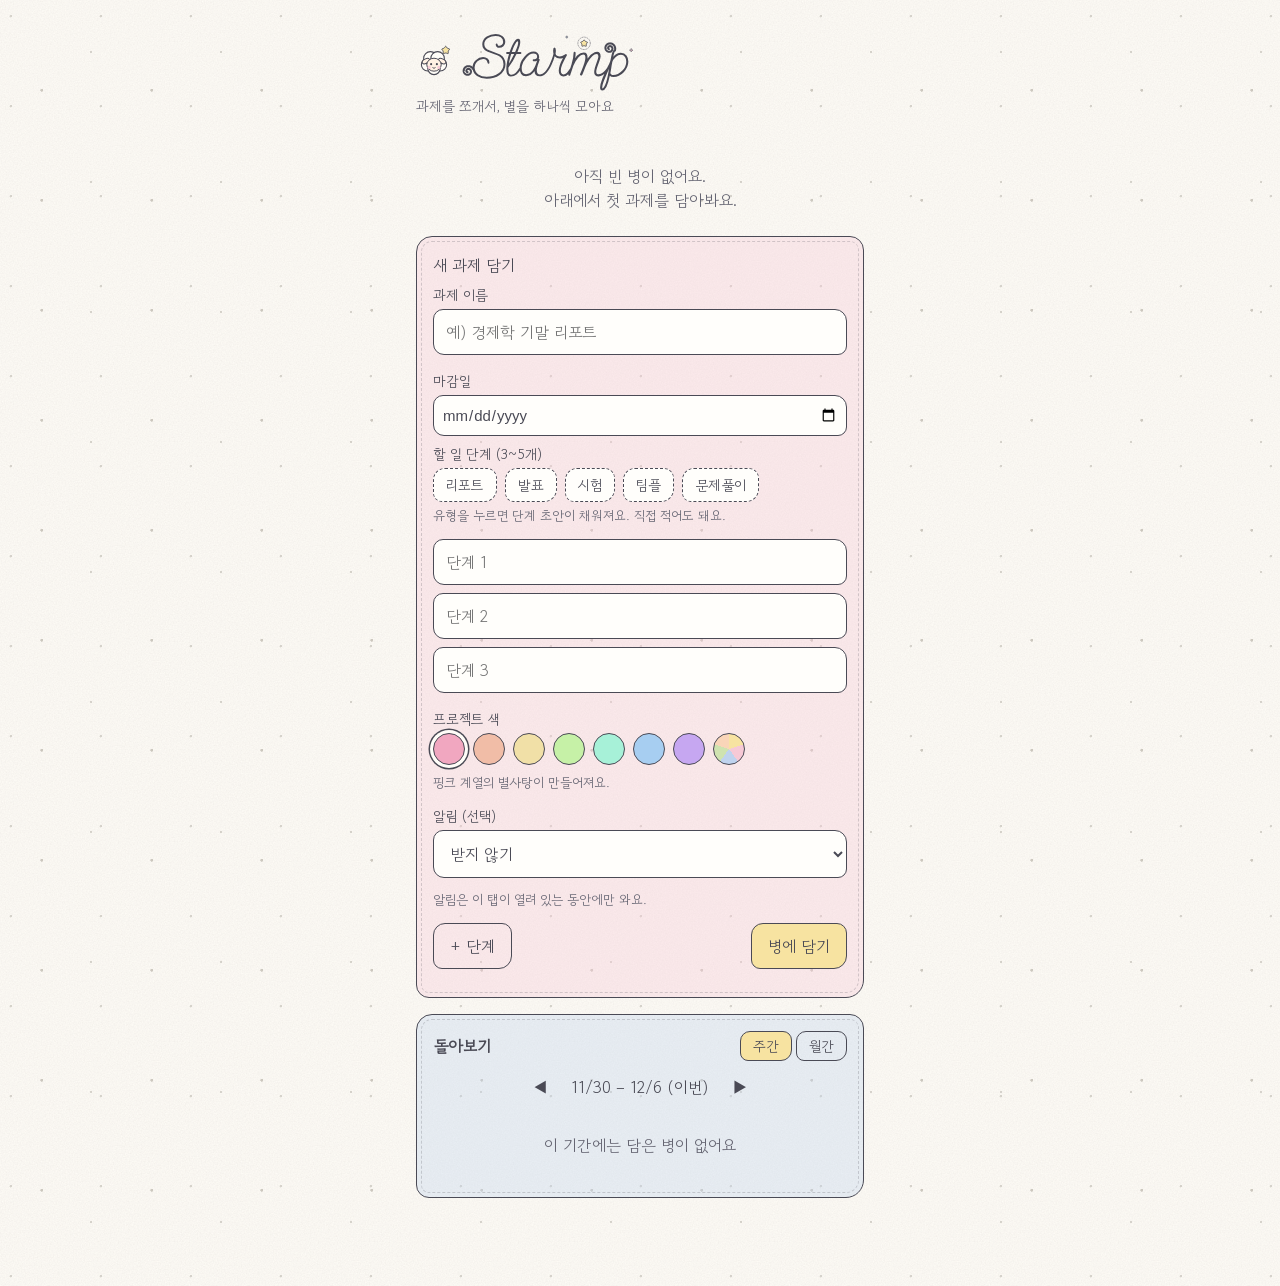
<file: index.html>
<!DOCTYPE html>
<html lang="ko">
<head>
<meta charset="UTF-8">
<meta name="viewport" content="width=device-width, initial-scale=1">
<title>Starmp</title>
<link rel="icon" href="data:image/svg+xml,%3Csvg%20xmlns='http://www.w3.org/2000/svg'%20viewBox='0%200%2064%2064'%3E%3Crect%20width='64'%20height='64'%20rx='16'%20fill='%23FFFDF8'/%3E%3Cpath%20d='M29.5%2015.1Q32%2011%2034.5%2015.1L36.8%2018.9Q39.2%2023%2043.9%2024.1L48.3%2025.1Q52.9%2026.2%2049.8%2029.8L46.8%2033.2Q43.7%2036.8%2044.1%2041.6L44.5%2046Q44.9%2050.8%2040.5%2048.9L36.4%2047.2Q32%2045.3%2027.6%2047.2L23.5%2048.9Q19.1%2050.8%2019.5%2046L19.9%2041.6Q20.3%2036.8%2017.2%2033.2L14.2%2029.8Q11.1%2026.2%2015.7%2025.1L20.1%2024.1Q24.8%2023%2027.2%2018.9Z'%20fill='%23F7E3A1'%20stroke='%234A4A55'%20stroke-width='3'%20stroke-linejoin='round'/%3E%3C/svg%3E">
<link rel="preconnect" href="https://fonts.googleapis.com">
<link rel="preconnect" href="https://fonts.gstatic.com" crossorigin>
<link href="https://fonts.googleapis.com/css2?family=Gowun+Dodum&display=swap" rel="stylesheet">
<style>
:root{--paper:#FFFDF8;--pink:#F6C9D6;--sky:#BFD3EE;--green:#CFE3B0;--butter:#F7E3A1;--ink:#4A4A55;--sub:#666673}
*{box-sizing:border-box}
html,body{margin:0}
body{font-family:"Gowun Dodum","Apple SD Gothic Neo","Noto Sans KR",sans-serif;color:var(--ink);background-color:var(--paper);
 background-image:url("data:image/svg+xml,%3Csvg%20xmlns='http://www.w3.org/2000/svg'%20width='200'%20height='200'%3E%3Cfilter%20id='n'%20x='0'%20y='0'%20width='100%25'%20height='100%25'%3E%3CfeTurbulence%20type='fractalNoise'%20baseFrequency='.75'%20numOctaves='2'%20stitchTiles='stitch'/%3E%3CfeColorMatrix%20values='0%200%200%200%20.42%200%200%200%200%20.38%200%200%200%200%20.33%200%200%200%20.16%200'/%3E%3C/filter%3E%3Crect%20width='200'%20height='200'%20filter='url%28%23n%29'/%3E%3C/svg%3E"),radial-gradient(circle at 12% 18%,#d9d6cf 1px,transparent 1.5px),radial-gradient(circle at 70% 40%,#d9d6cf 1px,transparent 1.5px),radial-gradient(circle at 38% 82%,#cfcbc2 1.2px,transparent 1.7px);
 background-size:200px 200px,90px 90px,130px 130px,110px 110px;min-height:100vh}
.wrap{max-width:480px;margin:0 auto;padding:24px 16px 72px}
h1{font-size:24px;margin:8px 0 4px;font-weight:400;display:flex;align-items:center;gap:8px}
h1.brand{cursor:pointer}
#logo{display:inline-flex;flex:none}
.wm{display:block;width:min(176px,calc(100vw - 96px));height:auto}
.tag{color:var(--sub);font-size:14px;margin:0 0 24px}
.panel{border:1.5px solid var(--ink);border-radius:16px 14px 18px 13px;background:rgba(255,255,255,.7);padding:16px;margin-bottom:16px;outline:1px dashed rgba(74,74,85,.22);outline-offset:-6px}
.panel.pink{background:rgba(246,201,214,.35)}
.panel.sky{background:rgba(191,211,238,.35)}
.panel.green{background:rgba(207,227,176,.4)}
input,textarea,select{width:100%;font:inherit;color:var(--ink);padding:10px 12px;border:1.5px solid var(--ink);border-radius:10px 12px 9px 11px;background:#fffefb;margin-bottom:8px}
input[type="date"],input[type="time"]{font-family:-apple-system,"Apple SD Gothic Neo","Noto Sans KR",sans-serif}
.dateBox{border:1.5px solid var(--ink);border-radius:10px 12px 9px 11px;background:#fffefb;margin-bottom:8px;overflow:hidden}
.dateBox input[type="date"]{display:block;width:100%;box-sizing:border-box;border:0;margin:0;border-radius:0;background:transparent;padding:10px 8px;font-size:15px}
input:focus,textarea:focus,select:focus,button:focus-visible,summary:focus-visible,#homeBtn:focus-visible{outline:3px solid var(--sky);outline-offset:1px}
label{font-size:14px;display:block;margin:8px 0 4px}
.ptitle{margin-bottom:4px}
.btn{font:inherit;color:var(--ink);background:var(--butter);border:1.5px solid var(--ink);border-radius:12px 10px 13px 9px;padding:10px 16px;cursor:pointer}
.btn.ghost{background:transparent}
.btn.full{width:100%}
.btn:disabled{opacity:.55;cursor:wait}
.btn:active{transform:translateY(1px)}
.row{display:flex;gap:8px;align-items:center;justify-content:space-between}
.item{display:flex;gap:10px;align-items:center;cursor:pointer;padding:12px;border:1.5px solid var(--ink);border-radius:13px 11px 14px 10px;background:rgba(255,255,255,.75);width:100%;font:inherit;color:inherit;text-align:left}
.swipeRow{position:relative;overflow:hidden;border-radius:13px 11px 14px 10px;margin-bottom:12px}
.swipeActions{position:absolute;inset:0;display:flex;justify-content:flex-end}
.swAct{font:inherit;font-size:14px;color:var(--ink);border:1.5px solid var(--ink);border-left:0;padding:0 18px;cursor:pointer;flex:none}
.swAct.edit{background:var(--sky)}
.swAct.del{background:var(--pink);border-radius:0 13px 14px 0}
.swipeFront{display:flex;gap:6px;position:relative;z-index:1;background:var(--paper);transition:transform .2s ease;touch-action:pan-y}
.swMore{font:inherit;font-size:18px;line-height:1;color:var(--sub);background:rgba(255,255,255,.75);border:1.5px solid var(--ink);border-radius:11px;padding:0 10px;cursor:pointer;flex:none}
@media (prefers-reduced-motion:reduce){.swipeFront{transition:none}}
.item small{color:var(--sub);display:block}
.mini{display:flex;gap:2px;flex-wrap:wrap;max-width:70px;justify-content:flex-end}
.dd{font-size:13px;color:var(--sub);white-space:nowrap}
.seg{display:flex;gap:4px}
.seg button{font:inherit;font-size:14px;color:var(--ink);background:transparent;border:1.5px solid var(--ink);border-radius:10px 9px 11px 8px;padding:4px 12px;cursor:pointer}
.seg button.on{background:var(--butter)}
.rnav{display:flex;align-items:center;justify-content:center;gap:16px;margin:12px 0 8px}
.rnav button{font:inherit;background:none;border:0;cursor:pointer;color:var(--ink);font-size:16px;padding:2px 8px}
.rsum{text-align:center;font-size:16px;margin:8px 0 16px}
.rh{font-size:14px;color:var(--sub);margin:16px 0 8px}
.item.ritem{margin-bottom:8px;padding:10px 12px}
.item.open{background:rgba(247,227,161,.35)}
.cal{display:grid;grid-template-columns:repeat(7,1fr);gap:4px;margin:8px 0 4px}
.cal-h{text-align:center;font-size:13px;color:var(--sub);padding:4px 0}
.cal-day{font:inherit;color:var(--ink);background:rgba(255,255,255,.7);border:1.5px solid transparent;border-radius:10px 9px 11px 8px;min-height:56px;padding:4px 2px;display:flex;flex-direction:column;align-items:center;gap:2px;cursor:pointer}
.cal-day .n{font-size:13px;line-height:1}
.cal-day .stars{display:flex;flex-wrap:wrap;justify-content:center;gap:1px;max-width:100%}
.cal-day .more{font-size:10px;color:var(--sub);line-height:9px}
.cal-day .due{width:8px;height:8px;border:1.5px solid var(--ink);border-radius:50%;margin-top:auto}
.cal-day .due.ok{background:#8fb872}
.cal-day.full{background:rgba(207,227,176,.6)}
.cal-day.today{border-color:var(--ink)}
.cal-day.sel{background:rgba(246,201,214,.6);border-color:var(--ink)}
.cal-detail{margin:8px 0 4px;padding:12px;border:1.5px dashed var(--ink);border-radius:12px 10px 13px 9px;background:rgba(255,255,255,.6)}
.cal-detail .rh{margin:12px 0 8px}
.swatches{display:flex;flex-wrap:wrap;gap:8px;margin:4px 0 8px}
.sw{width:32px;height:32px;border-radius:50%;border:1.5px solid var(--ink);padding:0;cursor:pointer}
.sw[aria-pressed="true"]{box-shadow:0 0 0 3px var(--paper),0 0 0 4.5px var(--ink)}
.dot{display:inline-block;width:10px;height:10px;border-radius:50%;border:1px solid var(--ink);margin-right:8px;vertical-align:middle}
.dl{margin:0;padding-left:18px;font-size:15px;line-height:1.7}
.item.fin{background:rgba(207,227,176,.35)}
.pct{text-align:center;font-size:22px;margin:4px 0 8px}
.coach,.hint,.rsum,.toast{word-break:keep-all;overflow-wrap:break-word}
.coach{text-align:center;line-height:1.7;font-size:17px;min-height:56px;padding:8px}
.stage{position:relative;width:min(300px,86vw);aspect-ratio:240/320;margin:0 auto}
.layer{position:absolute;inset:0;width:100%;height:100%;pointer-events:none;display:block}
.sheep{transform-box:fill-box;transform-origin:50% 100%}
.sheep.hop{animation:hop .55s ease}
@keyframes hop{0%,100%{transform:translateY(0) scaleY(1)}30%{transform:translateY(-9px) scaleY(1.05)}60%{transform:translateY(0) scaleY(.94)}}
.tw{animation:tw 3.4s ease-in-out infinite}
@keyframes tw{0%,100%{opacity:.25}50%{opacity:1}}
.steps label.step{display:flex;gap:10px;align-items:center;font-size:16px;padding:12px 4px;border-bottom:1px dashed #cfcbc2;cursor:pointer;margin:0}
.steps label.step:last-child{border-bottom:0}
.step input{width:22px;height:22px;margin:0;accent-color:#e59ab0;flex:none;padding:0}
.step.done span{text-decoration:line-through;color:var(--sub)}
.back{background:none;border:0;font:inherit;color:var(--sub);cursor:pointer;padding:4px 0;margin-bottom:8px}
.toast{position:fixed;left:50%;top:16px;transform:translate(-50%,-220%);visibility:hidden;background:var(--pink);border:1.5px solid var(--ink);border-radius:14px;padding:10px 16px;font-size:15px;transition:transform .4s ease,visibility .4s;z-index:30;max-width:92vw;text-align:center}
.toast.on{transform:translate(-50%,0);visibility:visible}
.noteOverlay{position:fixed;inset:0;background:rgba(74,74,85,.4);display:flex;align-items:center;justify-content:center;z-index:40;padding:24px}
.noteOverlay[hidden]{display:none}
.noteCard{position:relative;max-width:280px;width:100%;background:var(--pink);border:1.5px solid var(--ink);border-radius:3px 18px 5px 20px;padding:32px 18px 18px;box-shadow:0 6px 0 rgba(74,74,85,.18);transform:scale(.001);opacity:0;transition:transform .4s cubic-bezier(.34,1.56,.64,1),opacity .25s}
.noteCard.show{transform:scale(1);opacity:1}
.noteStars{position:absolute;inset:-16px;width:calc(100% + 32px);height:calc(100% + 32px);pointer-events:none;overflow:visible}
.noteKicker{font-size:12px;color:var(--sub);text-align:center;margin:0 0 12px;position:relative}
.noteBody{font-size:17px;line-height:1.7;text-align:center;margin:0 0 18px;position:relative}
.noteRoll{position:fixed;left:50%;top:50%;width:46px;height:46px;margin:-23px 0 0 -23px;z-index:41;animation:rollIn .6s cubic-bezier(.25,.8,.3,1) forwards}
.noteRoll svg{width:100%;height:100%;display:block}
@keyframes rollIn{0%{transform:translateX(-62vw) rotate(0deg)}100%{transform:translateX(0) rotate(480deg)}}
@media (prefers-reduced-motion:reduce){.noteCard{transition:none}.noteRoll{animation:none;display:none}}
.empty{text-align:center;color:var(--sub);padding:24px 0}
.hint{font-size:13px;color:var(--sub);text-align:center;margin:12px 0 0;line-height:1.6}
#list .hint{margin:16px 0 12px}
.hint.l{text-align:left;margin:4px 0 12px}
.chips{display:flex;flex-wrap:wrap;gap:8px;margin:4px 0 4px}
.chip{font:inherit;font-size:14px;color:var(--ink);background:#fffefb;border:1.5px dashed var(--ink);border-radius:12px 10px 13px 9px;padding:6px 12px;cursor:pointer}
.chip:hover,.chip.on{background:var(--butter);border-style:solid}
#fx{position:fixed;inset:0;width:100%;height:100%;pointer-events:none;z-index:20}
@media (prefers-reduced-motion:reduce){.tw,.sheep.hop{animation:none}.toast{transition:none}}
[hidden]{display:none!important}
</style>
</head>
<body>
<!-- 공유 SVG 정의 (필터, 패턴, 그라디언트) -->
<svg width="0" height="0" style="position:absolute" aria-hidden="true">
  <defs>
    <filter id="rough" x="-5%" y="-5%" width="110%" height="110%">
      <feTurbulence type="fractalNoise" baseFrequency="0.04" numOctaves="2" seed="4" result="n"/>
      <feDisplacementMap in="SourceGraphic" in2="n" scale="2.6" xChannelSelector="R" yChannelSelector="G"/>
    </filter>
    <filter id="paint" x="-5%" y="-5%" width="110%" height="110%">
      <feTurbulence type="fractalNoise" baseFrequency="0.04" numOctaves="2" seed="4" result="n"/>
      <feDisplacementMap in="SourceGraphic" in2="n" scale="2.6" xChannelSelector="R" yChannelSelector="G" result="wob"/>
      <feTurbulence type="fractalNoise" baseFrequency="0.85" numOctaves="2" seed="7" result="g"/>
      <feColorMatrix in="g" type="matrix" values="0 0 0 0 1  0 0 0 0 1  0 0 0 0 1  1.5 0 0 0 -0.74" result="speck"/>
      <feComposite in="speck" in2="wob" operator="in" result="speckIn"/>
      <feMerge><feMergeNode in="wob"/><feMergeNode in="speckIn"/></feMerge>
    </filter>
    <pattern id="plaid" width="9" height="9" patternUnits="userSpaceOnUse">
      <rect width="9" height="9" fill="#EAF3D8"/>
      <rect width="9" height="3" y="3" fill="#C9E0A6" opacity=".75"/>
      <rect width="3" height="9" x="3" fill="#C9E0A6" opacity=".75"/>
    </pattern>
    <linearGradient id="glass" x1="0" y1="0" x2="1" y2="1">
      <stop offset="0" stop-color="#ffffff" stop-opacity=".85"/>
      <stop offset="1" stop-color="#cfe0f3" stop-opacity=".45"/>
    </linearGradient>
    <radialGradient id="petal" cx=".4" cy=".35" r=".8">
      <stop offset="0" stop-color="#fdeaf0"/><stop offset="1" stop-color="#f3b9cb"/>
    </radialGradient>
    <radialGradient id="petalB" cx=".4" cy=".35" r=".8">
      <stop offset="0" stop-color="#e6effa"/><stop offset="1" stop-color="#aac5e8"/>
    </radialGradient>
  </defs>
</svg>

<canvas id="fx" aria-hidden="true"></canvas>
<div class="toast" id="toast" role="status" aria-live="polite"></div>
<div class="noteOverlay" id="noteOverlay" hidden role="dialog" aria-modal="true" aria-label="알림 미리보기">
  <div class="noteCard" id="noteCard">
    <svg class="noteStars" id="noteStars" viewBox="0 0 240 180" aria-hidden="true"></svg>
    <p class="noteKicker">다른 창을 보고 있을 때 이 탭이 이렇게 알려줘요. 탭을 닫으면 오지 않아요(미리보기).</p>
    <p class="noteBody" id="noteBody"></p>
    <button class="btn full" id="noteClose" type="button">닫기</button>
  </div>
</div>

<div class="wrap">
  <h1 class="brand" id="homeBtn" role="button" tabindex="0" aria-label="목록으로 돌아가기"><span id="logo" aria-hidden="true"></span><svg class="wm" viewBox="-230 -735 2950 1010" role="img" aria-label="Starmp"><path d="M219 50Q122 50 55 4Q-20 -49 -20 -141Q-20 -211 34 -263Q89 -316 157 -316Q201 -316 232.5 -289.5Q264 -263 264 -218Q264 -202 247 -202Q236 -202 230 -222Q221 -251 212 -260Q196 -281 159 -281Q103 -281 58 -239Q14 -197 14 -142Q14 -66 77 -22Q133 16 216 16Q272 16 320.5 2.5Q369 -11 410 -39Q499 -101 499 -196Q499 -293 406 -339L235 -402Q143 -443 143 -528Q143 -611 218 -660Q283 -702 368 -702Q433 -702 478 -669Q529 -632 529 -567Q529 -526 498 -498Q469 -470 427 -470Q402 -470 385 -485Q368 -500 368 -525Q368 -542 385 -542Q397 -542 403 -519Q407 -503 428 -503Q451 -503 472.5 -521.5Q494 -540 494 -567Q494 -618 454 -645Q419 -668 364 -668Q296 -668 240 -633Q177 -593 177 -531Q177 -460 269 -424L441 -358Q533 -305 533 -197Q533 -85 435 -14Q346 50 219 50ZM623 13Q546 13 546 -111Q546 -215 591 -366H559Q543 -366 543 -383Q543 -400 559 -400H602Q615 -439 629 -473Q643 -507 658 -535Q703 -622 746 -622Q780 -622 780 -568Q780 -539 770 -506Q763 -483 754 -456.5Q745 -430 733 -400H782Q799 -400 799 -383Q799 -366 782 -366H717Q666 -252 582 -138Q581 -130 581 -122.5Q581 -115 581 -108Q581 -19 631 -19Q670 -19 700.5 -47Q731 -75 756 -117Q766 -134 773 -140Q780 -146 784 -146Q796 -146 796 -131Q796 -129 793.5 -121.5Q791 -114 789 -112Q760 -57 718 -22Q676 13 623 13ZM639 -400H694Q710 -435 720.5 -462Q731 -489 737 -508Q745 -538 745 -558Q745 -580 736 -580Q720 -580 691 -526Q678 -501 665 -469.5Q652 -438 639 -400ZM590 -204Q613 -242 635 -282.5Q657 -323 678 -366H628Q615 -326 605.5 -285.5Q596 -245 590 -204ZM1104 7Q1067 7 1042 -15.5Q1017 -38 1021 -81Q960 6 874 6Q819 6 792 -37Q770 -71 770 -129Q770 -140 771 -151.5Q772 -163 774 -174Q781 -214 801 -251.5Q821 -289 853 -326Q925 -407 1002 -407Q1043 -407 1070 -383.5Q1097 -360 1097 -318Q1097 -301 1088 -285Q1109 -284 1105 -266L1073 -175Q1057 -130 1057 -93Q1057 -59 1071.5 -40Q1086 -21 1111 -21Q1125 -21 1142 -29Q1159 -37 1181 -56Q1196 -69 1209.5 -85Q1223 -101 1233 -117Q1239 -126 1246 -134.5Q1253 -143 1260 -143Q1272 -143 1272 -130Q1272 -125 1270.5 -120.5Q1269 -116 1267 -114Q1254 -93 1238 -73Q1222 -53 1204 -36Q1180 -14 1154 -3.5Q1128 7 1104 7ZM804 -124Q804 -28 878 -28Q941 -28 987 -88Q1001 -107 1016 -136Q1031 -165 1045 -204Q1049 -214 1053.5 -227.5Q1058 -241 1065 -258Q1045 -243 1024 -243Q988 -243 988 -263Q988 -280 1005 -280Q1008 -280 1013.5 -278.5Q1019 -277 1022 -277Q1037 -277 1050 -290Q1063 -303 1063 -318Q1063 -373 1001 -373Q939 -373 877 -301Q818 -235 808 -168Q806 -157 805 -146Q804 -135 804 -124ZM1501 10Q1468 10 1446.5 -14.5Q1425 -39 1425 -85Q1425 -169 1496 -300Q1466 -289 1442 -289Q1393 -289 1356 -329Q1350 -296 1334.5 -256.5Q1319 -217 1301 -179.5Q1283 -142 1267 -114Q1263 -106 1257 -104Q1251 -102 1248 -102Q1233 -102 1233 -117Q1253 -149 1273 -191.5Q1293 -234 1310.5 -281Q1328 -328 1337 -372Q1331 -396 1331 -426Q1331 -475 1353 -475Q1377 -475 1377 -426Q1377 -415 1375.5 -401Q1374 -387 1372 -371Q1376 -350 1397.5 -337Q1419 -324 1443 -324Q1477 -324 1530 -359Q1541 -367 1543 -367Q1562 -367 1562 -349Q1562 -347 1561.5 -345Q1561 -343 1560 -341Q1535 -298 1515 -258.5Q1495 -219 1480 -181Q1460 -130 1460 -88Q1460 -24 1502 -24Q1535 -24 1562.5 -53.5Q1590 -83 1612 -117Q1617 -125 1626.5 -138Q1636 -151 1643 -151Q1648 -151 1650.5 -149Q1653 -147 1653 -139Q1653 -134 1650.5 -125Q1648 -116 1646 -114Q1619 -65 1584.5 -27.5Q1550 10 1501 10ZM2096 9Q2019 9 2019 -65Q2019 -112 2068 -244Q2090 -304 2090 -324Q2090 -365 2058 -365Q2023 -365 1990 -331Q1935 -276 1903 -216Q1885 -181 1859 -116Q1845 -79 1834 -53.5Q1823 -28 1816 -12Q1811 -4 1804 -4Q1796 -4 1788.5 -9.5Q1781 -15 1781 -21Q1781 -27 1796 -60Q1872 -236 1872 -303Q1872 -356 1836 -356Q1796 -356 1757 -311Q1702 -250 1670 -168Q1657 -128 1643.5 -89Q1630 -50 1617 -10Q1613 0 1604 0Q1584 0 1584 -19L1641 -200Q1674 -307 1674 -386Q1674 -403 1692 -403Q1708 -403 1708 -381Q1708 -362 1706 -340.5Q1704 -319 1700 -296Q1709 -309 1717.5 -320Q1726 -331 1734 -339Q1788 -393 1844 -393Q1909 -393 1909 -301V-288Q1926 -314 1943.5 -333.5Q1961 -353 1980 -366Q2030 -402 2067 -402Q2127 -402 2127 -325Q2127 -302 2103 -237Q2086 -191 2070 -144Q2054 -97 2054 -70Q2054 -26 2095 -26Q2131 -26 2166.5 -54.5Q2202 -83 2225 -117Q2227 -121 2235 -131.5Q2243 -142 2248 -142Q2265 -142 2265 -128Q2265 -126 2263 -121Q2261 -116 2259 -114Q2244 -83 2216 -54.5Q2188 -26 2156.5 -8.5Q2125 9 2096 9ZM2156 246Q2118 246 2118 195Q2118 147 2152 58Q2163 29 2187 -25Q2211 -79 2249 -159Q2263 -186 2276.5 -215.5Q2290 -245 2295 -274Q2316 -390 2338 -423Q2348 -439 2360 -439Q2368 -439 2373 -433Q2378 -427 2378 -419Q2378 -407 2365 -407Q2361 -407 2349 -361Q2347 -353 2344 -343Q2341 -333 2339 -322Q2395 -387 2466 -387Q2527 -387 2561 -342Q2592 -302 2592 -239Q2592 -144 2515 -62Q2439 19 2343 19Q2298 19 2281 -1Q2232 246 2156 246ZM2336 -14Q2421 -14 2488 -84Q2557 -155 2557 -238Q2557 -287 2536 -318Q2512 -353 2467 -353Q2422 -353 2381 -316Q2361 -297 2346 -276.5Q2331 -256 2323 -233Q2323 -233 2312 -173Q2307 -140 2301.5 -106.5Q2296 -73 2289 -39H2290Q2301 -39 2308 -24Q2312 -14 2336 -14ZM2160 213Q2169 213 2184 189Q2202 160 2217 116Q2244 34 2268 -119Q2237 -49 2213.5 6.5Q2190 62 2175 104Q2155 160 2154 190Q2154 213 2160 213Z" fill="#4A4A55"/><path d="M-14 -120 L-17.4 -125.2 L-21.1 -130 L-25.1 -134.6 L-29.4 -138.9 L-33.9 -142.9 L-38.7 -146.6 L-43.7 -149.9 L-48.8 -152.8 L-54.2 -155.4 L-59.6 -157.5 L-65.2 -159.3 L-70.8 -160.8 L-76.5 -161.8 L-82.2 -162.4 L-87.9 -162.7 L-93.6 -162.6 L-99.2 -162 L-104.7 -161.2 L-110.1 -159.9 L-115.4 -158.3 L-120.6 -156.4 L-125.6 -154.1 L-130.4 -151.5 L-134.9 -148.6 L-139.3 -145.4 L-143.4 -142 L-147.2 -138.3 L-150.7 -134.4 L-154 -130.3 L-157 -126 L-159.6 -121.5 L-161.9 -116.9 L-163.9 -112.2 L-165.5 -107.4 L-166.9 -102.5 L-167.8 -97.6 L-168.5 -92.7 L-168.8 -87.7 L-168.7 -82.8 L-168.4 -78 L-167.7 -73.2 L-166.7 -68.4 L-165.4 -63.8 L-163.7 -59.4 L-161.8 -55 L-159.7 -50.9 L-157.2 -46.9 L-154.6 -43.2 L-151.7 -39.6 L-148.6 -36.3 L-145.3 -33.2 L-141.8 -30.4 L-138.1 -27.8 L-134.4 -25.5 L-130.5 -23.5 L-126.5 -21.7 L-122.4 -20.3 L-118.3 -19.1 L-114.1 -18.2 L-109.9 -17.6 L-105.7 -17.3 L-101.6 -17.3 L-97.4 -17.6 L-93.4 -18.1 L-89.4 -18.9 L-85.5 -20 L-81.7 -21.3 L-78.1 -22.9 L-74.6 -24.7 L-71.3 -26.7 L-68.1 -28.9 L-65.1 -31.3 L-62.3 -33.9 L-59.7 -36.6 L-57.3 -39.5 L-55.2 -42.5 L-53.2 -45.6 L-51.6 -48.8 L-50.1 -52.1 L-48.9 -55.5 L-47.9 -58.9 L-47.2 -62.3 L-46.7 -65.7 L-46.4 -69.2 L-46.4 -72.6 L-46.6 -75.9 L-47 -79.3 L-47.7 -82.5 L-48.5 -85.7 L-49.6 -88.7 L-50.9 -91.7 L-52.3 -94.5 L-54 -97.2 L-55.7 -99.8 L-57.7 -102.2 L-59.7 -104.4 L-61.9 -106.5 L-64.2 -108.3 L-66.7 -110 L-69.1 -111.6 L-71.7 -112.9 L-74.3 -114 L-77 -115 L-79.7 -115.7 L-82.4 -116.3 L-85.1 -116.6 L-87.7 -116.8 L-90.4 -116.8 L-93 -116.6 L-95.6 -116.2 L-98.1 -115.7 L-100.5 -115 L-102.9 -114.1 L-105.1 -113.1 L-107.2 -111.9 L-109.3 -110.7 L-111.2 -109.3 L-113 -107.8 L-114.6 -106.2 L-116.1 -104.5 L-117.5 -102.7 L-118.7 -100.9 L-119.8 -99 L-120.7 -97 L-121.5 -95.1 L-122.1 -93.1 L-122.6 -91.1 L-122.9 -89.1 L-123.1 -87.2 L-123.1 -85.2 L-123 -83.3 L-122.8 -81.4 L-122.5 -79.6 L-122 -77.9 L-121.4 -76.2 L-120.7 -74.6 L-119.9 -73 L-119 -71.6 L-118 -70.3 L-117 -69 L-115.9 -67.9 L-114.7 -66.8 L-113.5 -65.9 L-112.2 -65.1 L-110.9 -64.4 L-109.6 -63.8 L-108.3 -63.3 L-107 -62.9 L-105.6 -62.6 L-104.3 -62.5" fill="none" stroke="#4A4A55" stroke-width="34" stroke-linecap="round" stroke-linejoin="round"/><path d="M2366 -424 L2368 -430.5 L2369.5 -437.2 L2370.6 -443.8 L2371.1 -450.5 L2371.2 -457.2 L2370.8 -463.9 L2370 -470.4 L2368.6 -476.9 L2366.9 -483.2 L2364.7 -489.3 L2362 -495.2 L2359 -500.9 L2355.6 -506.3 L2351.8 -511.4 L2347.7 -516.2 L2343.3 -520.7 L2338.7 -524.8 L2333.7 -528.6 L2328.6 -532 L2323.2 -535 L2317.7 -537.5 L2312 -539.7 L2306.2 -541.4 L2300.4 -542.7 L2294.5 -543.6 L2288.6 -544.1 L2282.7 -544.1 L2276.9 -543.7 L2271.2 -542.9 L2265.5 -541.7 L2260 -540.1 L2254.7 -538.1 L2249.5 -535.8 L2244.6 -533.1 L2239.9 -530.1 L2235.4 -526.8 L2231.3 -523.2 L2227.4 -519.3 L2223.8 -515.2 L2220.6 -510.9 L2217.7 -506.4 L2215.2 -501.7 L2213 -496.9 L2211.2 -492 L2209.7 -487 L2208.6 -481.9 L2207.9 -476.8 L2207.6 -471.7 L2207.6 -466.7 L2208 -461.7 L2208.7 -456.7 L2209.8 -451.9 L2211.2 -447.2 L2212.9 -442.6 L2215 -438.2 L2217.3 -434 L2220 -430 L2222.8 -426.3 L2225.9 -422.8 L2229.3 -419.5 L2232.8 -416.5 L2236.5 -413.8 L2240.4 -411.4 L2244.4 -409.3 L2248.5 -407.5 L2252.7 -406 L2256.9 -404.9 L2261.2 -404 L2265.5 -403.5 L2269.8 -403.2 L2274 -403.3 L2278.2 -403.7 L2282.4 -404.4 L2286.4 -405.4 L2290.3 -406.6 L2294.1 -408.1 L2297.7 -409.9 L2301.2 -411.9 L2304.4 -414.2 L2307.5 -416.6 L2310.4 -419.2 L2313 -422 L2315.4 -425 L2317.6 -428.1 L2319.5 -431.3 L2321.2 -434.6 L2322.6 -438 L2323.7 -441.5 L2324.6 -445 L2325.2 -448.5 L2325.5 -452 L2325.6 -455.5 L2325.5 -458.9 L2325.1 -462.3 L2324.4 -465.6 L2323.6 -468.8 L2322.5 -472 L2321.2 -475 L2319.7 -477.8 L2318 -480.5 L2316.1 -483.1 L2314.1 -485.5 L2312 -487.7 L2309.7 -489.7 L2307.3 -491.5 L2304.8 -493.1 L2302.2 -494.5 L2299.6 -495.7 L2296.9 -496.7 L2294.2 -497.5 L2291.4 -498.1 L2288.7 -498.5 L2286 -498.6 L2283.3 -498.6 L2280.7 -498.4 L2278.1 -498 L2275.6 -497.4 L2273.2 -496.6 L2270.9 -495.6 L2268.6 -494.6 L2266.5 -493.3 L2264.6 -492 L2262.8 -490.5 L2261.1 -488.9 L2259.5 -487.2 L2258.1 -485.4 L2256.9 -483.6 L2255.8 -481.7 L2254.9 -479.8 L2254.2 -477.8 L2253.6 -475.8 L2253.2 -473.8 L2252.9 -471.8 L2252.8 -469.9 L2252.8 -467.9 L2253 -466.1 L2253.3 -464.2 L2253.7 -462.5 L2254.3 -460.8 L2255 -459.2 L2255.8 -457.6 L2256.6 -456.2 L2257.6 -454.9 L2258.7 -453.7 L2259.8 -452.6 L2261 -451.6 L2262.2 -450.7 L2263.4 -450 L2264.7 -449.3 L2266 -448.8" fill="none" stroke="#4A4A55" stroke-width="34" stroke-linecap="round" stroke-linejoin="round"/><circle cx="1850" cy="-545" r="104" fill="none" stroke="#4A4A55" stroke-width="9" stroke-dasharray="6 22" stroke-linecap="round"/><path d="M1842.6 -598.7Q1850 -611 1857.4 -598.7L1864.3 -587.2Q1871.7 -574.9 1885.7 -571.7L1898.8 -568.6Q1912.8 -565.4 1903.4 -554.6L1894.5 -544.4Q1885.2 -533.6 1886.4 -519.3L1887.6 -505.9Q1888.8 -491.6 1875.6 -497.2L1863.2 -502.5Q1850 -508 1836.8 -502.5L1824.4 -497.2Q1811.2 -491.6 1812.4 -505.9L1813.6 -519.3Q1814.8 -533.6 1805.5 -544.4L1796.6 -554.6Q1787.2 -565.4 1801.2 -568.6L1814.3 -571.7Q1828.3 -574.9 1835.7 -587.2Z" fill="#F7E3A1" stroke="#4A4A55" stroke-width="14" stroke-linejoin="round"/><path d="M2640 -460Q2640 -430 2670 -430Q2640 -430 2640 -400Q2640 -430 2610 -430Q2640 -430 2640 -460Z" fill="#F6C9D6" stroke="#4A4A55" stroke-width="8" stroke-linejoin="round"/><path d="M1560 -672Q1560 -650 1582 -650Q1560 -650 1560 -628Q1560 -650 1538 -650Q1560 -650 1560 -672Z" fill="#BFD3EE" stroke="#4A4A55" stroke-width="8" stroke-linejoin="round"/></svg></h1>
  <p class="tag">과제를 쪼개서, 별을 하나씩 모아요</p>

  <!-- 화면 1: 과제 등록 + 목록 -->
  <section id="s1">
    <div id="list"></div>


        <div class="panel pink" id="formBox">
      <div class="ptitle">새 과제 담기</div>
      <label for="fTitle">과제 이름</label>
      <input id="fTitle" placeholder="예) 경제학 기말 리포트" maxlength="40">
      <label for="fDue">마감일</label>
      <div class="dateBox"><input id="fDue" type="date"></div>
      <label>할 일 단계 (3~5개)</label>
      <div class="chips" id="tpl" role="group" aria-label="과제 유형으로 단계 초안 채우기"></div>
      <p class="hint l" id="tplHint">유형을 누르면 단계 초안이 채워져요. 직접 적어도 돼요.</p>
      <div id="fSteps"></div>
      <label>프로젝트 색</label>
      <div class="swatches" id="fColor" role="group" aria-label="프로젝트 색"></div>
      <p class="hint l" id="fColorHint">별사탕이 이 색 계열로 만들어져요.</p>
      <label for="fRem">알림 (선택)</label>
      <select id="fRem"></select>
      <div class="row" id="fRemEveryRow" hidden style="margin-bottom:8px">
        <input id="fRemEvery" type="number" min="5" max="999" value="30" aria-label="알림 주기 값" style="margin-bottom:0">
        <select id="fRemUnit" aria-label="알림 주기 단위" style="margin-bottom:0"><option value="sec">초마다</option><option value="min" selected>분마다</option></select>
      </div>
      <input id="fRemTime" type="time" value="20:00" aria-label="알림 시각" hidden>
      <p class="hint l">알림은 이 탭이 열려 있는 동안에만 와요.</p>
      <div class="row" style="margin-top:8px">
        <button class="btn ghost" id="addStep" type="button">+ 단계</button>
        <button class="btn" id="save" type="button">병에 담기</button>
      </div>
      <p class="hint" id="err" role="alert"></p>
    </div>

    <div class="panel sky" id="review"></div>
  </section>

  <!-- 화면 2: 병 -->
  <section id="s2" hidden>
    <button class="back" id="back">← 목록으로</button>
    <div class="panel sky">
      <div class="row"><strong id="jTitle"></strong><span class="dd" id="jDue"></span></div>
      <div id="jar"></div>
      <div class="pct" id="pct" aria-live="polite"></div>
      <div class="coach" id="coach" aria-live="polite"></div>
    </div>
    <div class="panel steps" id="jSteps"></div>
    <div class="panel">
      <label for="jRem" style="margin-top:0">이 과제 알림</label>
      <select id="jRem"></select>
      <div class="row" id="jRemEveryRow" hidden style="margin-bottom:8px">
        <input id="jRemEvery" type="number" min="5" max="999" value="30" aria-label="알림 주기 값" style="margin-bottom:0">
        <select id="jRemUnit" aria-label="알림 주기 단위" style="margin-bottom:0"><option value="sec">초마다</option><option value="min" selected>분마다</option></select>
      </div>
      <input id="jRemTime" type="time" value="20:00" aria-label="알림 시각" hidden>
      <button class="btn ghost full" id="jRemPreview" type="button" style="margin-bottom:8px">🔔 알림 미리보기</button>
      <label>프로젝트 색</label>
      <div class="swatches" id="jColor" role="group" aria-label="프로젝트 색"></div>
    </div>
    <button class="btn ghost full" id="del" type="button">이 과제 지우기</button>
  </section>

  <!-- 화면 3: 완료 -->
  <section id="s3" hidden>
    <div class="panel green">
      <div id="fullJar"></div>
      <div class="coach" id="doneMsg"></div>
      <label for="refl">오늘의 한 줄 (선택)</label>
      <textarea id="refl" rows="2" maxlength="120" placeholder="이번 과제, 어땠나요?"></textarea>
      <button class="btn full" id="finish" type="button">병 뚜껑 닫기</button>
    </div>
  </section>
</div>

<script>
const KEY="star-jar-v1";
/* 프로젝트 색: 색마다 같은 계열의 별사탕 팔레트가 만들어져요 (믹스는 예전 알록달록한 별사탕) */
const PRESETS=[{k:"pink",n:"핑크",h:340},{k:"peach",n:"복숭아",h:18},{k:"butter",n:"버터",h:46},{k:"lime",n:"연두",h:95},{k:"mint",n:"민트",h:160},{k:"sky",n:"하늘",h:208},{k:"lav",n:"라벤더",h:265}];
const DATA_VERSION=3; // 저장 구조를 바꿀 때 올리고, migrateState에서 옛 데이터를 변환해요 (v3: remind에 unit(분/초) 추가)
let state={version:DATA_VERSION,tasks:[],lastOpened:null,settings:{mute:false}};
function normalizeTask(t){
  const steps=(Array.isArray(t.steps)?t.steps:[]).slice(0,5).map(x=>({text:String((x&&x.text)||"").slice(0,60),done:!!(x&&x.done),doneAt:(x&&x.doneAt)||null}));
  return{id:String(t.id||("t"+Math.random().toString(36).slice(2,9))),title:String(t.title||"").slice(0,40),due:String(t.due||""),steps,
    createdAt:t.createdAt||new Date().toISOString(),completedAt:t.completedAt||null,reflection:String(t.reflection||"").slice(0,120),remind:cleanRem(t.remind),color:(PRESETS.some(p=>p.k===t.color)?t.color:"mix")};
}
function migrateState(d){
  d=d&&typeof d==="object"?d:{};
  return{version:DATA_VERSION,lastOpened:d.lastOpened||null,settings:{mute:false},
    tasks:(Array.isArray(d.tasks)?d.tasks:[]).filter(t=>t&&/^\d{4}-\d{2}-\d{2}$/.test(t.due||"")&&Array.isArray(t.steps)&&t.steps.length).map(normalizeTask)};
}
try{const s=localStorage.getItem(KEY);if(s)state=migrateState(JSON.parse(s))}catch(e){}
const save=()=>{state.version=DATA_VERSION;try{localStorage.setItem(KEY,JSON.stringify(state))}catch(e){}};
const $=s=>document.querySelector(s);
const esc=s=>String(s).replace(/[&<>"']/g,c=>({"&":"&amp;","<":"&lt;",">":"&gt;",'"':"&quot;","'":"&#39;"}[c]));
const uid=()=>Date.now().toString(36)+Math.random().toString(36).slice(2,6);
const clamp=(v,a,b)=>Math.min(b,Math.max(a,v));
const midnight=d=>{const x=new Date(d);x.setHours(0,0,0,0);return x};
const dDiff=ds=>Math.round((midnight(ds+"T00:00:00")-midnight(new Date()))/86400000);
const ddText=n=>n===0?"오늘까지":n>0?`${n}일 남았어요`:`${Math.abs(n)}일 지났어요`;

const COLORS=["#F7E3A1","#F6C9D6","#BFD3EE","#CFE3B0","#F9D5B8"];
const LIGHT=["#FDF4CF","#FCE6EE","#E0EBF8","#E8F2D6","#FCEADB"];
const DARK=["#EBCB72","#EBA9BD","#94B4DE","#AECF89","#EFB890"];
const INK="#4A4A55";
const MIX={fill:COLORS,light:LIGHT,dark:DARK};
const hsl=(h,s,l)=>{h=((h%360)+360)%360;s/=100;l/=100;const a=s*Math.min(l,1-l),f=n=>{const k=(n+h/30)%12;return l-a*Math.max(-1,Math.min(k-3,9-k,1))};return"#"+[f(0),f(8),f(4)].map(x=>Math.round(x*255).toString(16).padStart(2,"0")).join("")};
// 비슷한 색(색상 ±22°, ±44°)과 밝기 차이로 한 색 계열의 별사탕 5종을 만들어요
const HUE_OFF=[0,-22,22,-44,44],LIGHTNESS=[80,86,77,84,81],palCache={};
function paletteFor(t){
  const k=(t&&t.color)||"mix";
  if(k==="mix")return MIX;
  if(palCache[k])return palCache[k];
  const pr=PRESETS.find(p=>p.k===k);if(!pr)return MIX;
  return palCache[k]={fill:HUE_OFF.map((o,i)=>hsl(pr.h+o,72,LIGHTNESS[i])),light:HUE_OFF.map((o,i)=>hsl(pr.h+o,80,LIGHTNESS[i]+11)),dark:HUE_OFF.map((o,i)=>hsl(pr.h+o,58,LIGHTNESS[i]-13))};
}
function swatchBg(k){
  if(k==="mix")return`conic-gradient(${COLORS.map((c,i)=>`${c} ${i*20}% ${(i+1)*20}%`).join(",")})`;
  const p=PRESETS.find(x=>x.k===k);return p?hsl(p.h,72,80):"#ddd";
}
const TOTAL=40;
let current=null,jarScene=null,doneScene=null;

/* 둥글게 다듬은 별: 꼭짓점을 곡선으로 깎아 통통하고 부드러운 별을 만들어요 */
function starVerts(cx,cy,R,inner,jit){const v=[];for(let i=0;i<10;i++){const a=-Math.PI/2+i*Math.PI/5,rr=(i%2?R*inner:R)*(1+(jit?jit[i]:0));v.push([cx+rr*Math.cos(a),cy+rr*Math.sin(a)])}return v}
function softPath(v,t){const n=v.length;let d="";
  for(let i=0;i<n;i++){const p=v[(i+n-1)%n],c=v[i],q=v[(i+1)%n];
    const ax=c[0]+(p[0]-c[0])*t,ay=c[1]+(p[1]-c[1])*t,bx=c[0]+(q[0]-c[0])*t,by=c[1]+(q[1]-c[1])*t;
    d+=(i?"L":"M")+ax.toFixed(2)+" "+ay.toFixed(2)+"Q"+c[0].toFixed(2)+" "+c[1].toFixed(2)+" "+bx.toFixed(2)+" "+by.toFixed(2)}
  return d+"Z"}
function roundStar(cx,cy,R,jit){return softPath(starVerts(cx,cy,R,.56,jit),.34)}
/* ===== PHYSICS_START ===== */
const rC=9.5,YB=282,CR=20,TOPY=122;
const smooth=t=>t*t*(3-2*t);
function bounds(y){const t=smooth(clamp((y-128)/22,0,1));return[84-20*t,156+20*t]}
function wall(c){
  const [xl,xr]=bounds(c.y);
  if(c.x<xl+rC){c.x=xl+rC;if(c.vx<0)c.vx*=-.3}
  if(c.x>xr-rC){c.x=xr-rC;if(c.vx>0)c.vx*=-.3}
  if(c.y<TOPY+rC){c.y=TOPY+rC;if(c.vy<0)c.vy*=-.3}
  if(c.y>YB-rC){c.y=YB-rC;if(c.vy>0)c.vy*=-.3;c.vx*=.97}
  if(c.y>YB-CR){
    const l=64+CR,r=176-CR,cx0=c.x<l?l:(c.x>r?r:null);
    if(cx0!==null){
      const m=CR-rC,dx=c.x-cx0,dy=c.y-(YB-CR),d=Math.hypot(dx,dy)||.001;
      if(d>m){c.x=cx0+dx/d*m;c.y=YB-CR+dy/d*m;
        const vn=(c.vx*dx+c.vy*dy)/d;
        if(vn>0){c.vx-=1.3*vn*dx/d;c.vy-=1.3*vn*dy/d}}
    }
  }
}
function physStep(cs,gx,gy,ptr){
  for(const c of cs){
    if(c.wait>0){c.wait--;continue}
    c.vx+=gx;c.vy+=gy;
    if(ptr){
      const dx=c.x-ptr.x,dy=c.y-ptr.y,d=Math.hypot(dx,dy);
      if(d<36){const f=1-d/36,u=d||1;
        c.vx+=dx/u*f*.5+ptr.vx*f*.1;c.vy+=dy/u*f*.5+ptr.vy*f*.1;c.vr+=ptr.vx*f*.01}
    }
    c.vx*=.992;c.vy*=.992;
    c.vx=clamp(c.vx,-6,6);c.vy=clamp(c.vy,-8,8);
    c.x+=c.vx;c.y+=c.vy;c.rot+=c.vr;c.vr*=.97;
  }
  for(let it=0;it<3;it++){
    for(let a=0;a<cs.length;a++){
      const A=cs[a];if(A.wait>0)continue;
      for(let b=a+1;b<cs.length;b++){
        const B=cs[b];if(B.wait>0)continue;
        const dx=B.x-A.x,dy=B.y-A.y,d2=dx*dx+dy*dy,min=2*rC;
        if(d2<min*min&&d2>1e-6){
          const d=Math.sqrt(d2),ov=(min-d)/2,nx=dx/d,ny=dy/d;
          A.x-=nx*ov;A.y-=ny*ov;B.x+=nx*ov;B.y+=ny*ov;
          const rv=(B.vx-A.vx)*nx+(B.vy-A.vy)*ny;
          if(rv<0){const j=-(1.15)*rv/2;A.vx-=j*nx;A.vy-=j*ny;B.vx+=j*nx;B.vy+=j*ny}
        }
      }
    }
    for(const c of cs)if(!(c.wait>0))wall(c);
  }
}
function newCandy(i){
  const j=[];for(let k=0;k<10;k++)j.push((Math.random()-.5)*.14);
  return{x:120,y:200,vx:0,vy:0,rot:(Math.random()-.5)*.8,vr:0,ci:i%5,j,wait:0};
}
/* ===== PHYSICS_END ===== */

/* ---- 입력(커서, 기울기) ---- */
const PTR={x:0,y:0,vx:0,vy:0,t:0,lx:0,ly:0,lt:0};
addEventListener("pointermove",e=>{
  const now=performance.now(),dt=Math.max(8,now-(PTR.lt||now-16));
  PTR.vx=clamp((e.clientX-(PTR.lx||e.clientX))/dt*16,-14,14);
  PTR.vy=clamp((e.clientY-(PTR.ly||e.clientY))/dt*16,-14,14);
  PTR.x=e.clientX;PTR.y=e.clientY;PTR.lx=e.clientX;PTR.ly=e.clientY;PTR.lt=now;PTR.t=now;
},{passive:true});
const TILT={x:0,y:0,on:false};
function onOri(e){if(e.gamma==null)return;TILT.on=true;TILT.x=clamp(e.gamma/35,-1,1);TILT.y=clamp(((e.beta==null?55:e.beta)-55)/35,-1,1)}
if(typeof DeviceOrientationEvent!=="undefined"){
  if(typeof DeviceOrientationEvent.requestPermission==="function"){
    // 아이폰: 보안상 사용자가 화면을 처음 터치할 때 권한 팝업이 한 번 떠요. 허용하면 이후엔 자동이에요.
    addEventListener("click",()=>{DeviceOrientationEvent.requestPermission().then(r=>{if(r==="granted")addEventListener("deviceorientation",onOri)}).catch(()=>{})},{once:true});
  }else addEventListener("deviceorientation",onOri);
}

/* ---- 일러스트 (SVG) ---- */
const JAR_D="M82 118 L82 126 Q62 138 62 164 L62 262 Q62 284 84 284 L156 284 Q178 284 178 262 L178 164 Q178 138 158 126 L158 118 Z";
function sparkle(x,y,s,fill,delay){return `<path class="tw" style="animation-delay:${delay}s" d="M${x} ${y-s} Q${x} ${y} ${x+s} ${y} Q${x} ${y} ${x} ${y+s} Q${x} ${y} ${x-s} ${y} Q${x} ${y} ${x} ${y-s}Z" fill="${fill}" stroke="${INK}" stroke-width=".7"/>`}
function flower(cx,cy,r,grad){
  let s="";for(let i=0;i<5;i++){const a=-Math.PI/2+i*Math.PI*2/5;s+=`<circle cx="${(cx+Math.cos(a)*r*.62).toFixed(1)}" cy="${(cy+Math.sin(a)*r*.62).toFixed(1)}" r="${(r*.62).toFixed(1)}" fill="url(#${grad})" stroke="${INK}" stroke-width="1"/>`}
  return s+`<circle cx="${cx}" cy="${cy}" r="${(r*.32).toFixed(1)}" fill="#F7E3A1" stroke="${INK}" stroke-width=".9"/>`}
function backSVG(){return `<svg class="layer" viewBox="0 0 240 320" aria-hidden="true">
  <ellipse cx="120" cy="299" rx="74" ry="8" fill="#e8dfcc" opacity=".8"/>
  <g filter="url(#rough)"><path d="M26 298 Q120 268 214 296" fill="none" stroke="#BFD3EE" stroke-width="3.2" stroke-linecap="round" opacity=".9"/></g>
  <path d="${JAR_D}" fill="url(#glass)" transform="translate(1.5 1.5)" opacity=".7" filter="url(#paint)"/>
  <path d="${JAR_D}" fill="#eaf2fb" opacity=".55" filter="url(#paint)"/>
  ${sparkle(30,64,7,"#F7E3A1",0)}${sparkle(208,92,6,"#F6C9D6",1.2)}${sparkle(44,126,5,"#BFD3EE",2.1)}${sparkle(212,156,7,"#F7E3A1",.6)}${sparkle(184,40,5,"#BFD3EE",1.8)}${sparkle(66,30,6,"#F6C9D6",2.6)}
  <circle cx="22" cy="100" r="1.6" fill="#cfcbc2"/><circle cx="224" cy="124" r="1.6" fill="#cfcbc2"/><circle cx="52" cy="178" r="1.4" fill="#cfcbc2"/><circle cx="200" cy="40" r="1.6" fill="#cfcbc2"/>
</svg>`}
function frontSVG(){return `<svg class="layer" viewBox="0 0 240 320" aria-hidden="true">
  <g filter="url(#paint)">
    <path d="M40 298 Q34 270 30 246" fill="none" stroke="#8fb872" stroke-width="2.2" stroke-linecap="round"/>
    <path d="M44 298 Q54 278 54 264" fill="none" stroke="#8fb872" stroke-width="2.2" stroke-linecap="round"/>
    <path d="M204 298 Q212 266 207 238" fill="none" stroke="#8fb872" stroke-width="2.2" stroke-linecap="round"/>
    <path d="M198 298 Q190 282 186 270" fill="none" stroke="#8fb872" stroke-width="2.2" stroke-linecap="round"/>
    <ellipse cx="36" cy="282" rx="10" ry="4.2" transform="rotate(-32 36 282)" fill="#CFE3B0" stroke="${INK}" stroke-width="1"/>
    <ellipse cx="50" cy="286" rx="9" ry="3.8" transform="rotate(28 50 286)" fill="#CFE3B0" stroke="${INK}" stroke-width="1"/>
    <ellipse cx="208" cy="280" rx="10" ry="4.2" transform="rotate(30 208 280)" fill="#CFE3B0" stroke="${INK}" stroke-width="1"/>
    <ellipse cx="194" cy="288" rx="8" ry="3.6" transform="rotate(-26 194 288)" fill="#CFE3B0" stroke="${INK}" stroke-width="1"/>
    ${flower(30,241,11,"petal")}${flower(54,259,8,"petalB")}${flower(207,233,12,"petal")}${flower(186,265,7,"petalB")}
    <g>
      <ellipse cx="25.6" cy="237.4" rx="3.2" ry="1.8" transform="rotate(-32 25.6 237.4)" fill="#FFF1E3" stroke="${INK}" stroke-width=".8"/>
      <ellipse cx="34.4" cy="237.4" rx="3.2" ry="1.8" transform="rotate(32 34.4 237.4)" fill="#FFF1E3" stroke="${INK}" stroke-width=".8"/>
      <circle cx="30" cy="241.4" r="5.6" fill="#fffdf8" stroke="${INK}" stroke-width=".9"/>
      <ellipse cx="30" cy="242" rx="3.7" ry="3.4" fill="#FFF1E3"/>
      <circle cx="28.4" cy="241.6" r=".75" fill="${INK}"/><circle cx="31.6" cy="241.6" r=".75" fill="${INK}"/>
      <circle cx="27.4" cy="243.4" r="1.1" fill="#F6C9D6" opacity=".9"/><circle cx="32.6" cy="243.4" r="1.1" fill="#F6C9D6" opacity=".9"/>
      <path d="M29.2 243.6 Q30 244.5 30.8 243.6" fill="none" stroke="${INK}" stroke-width=".6" stroke-linecap="round"/>
    </g>
  </g>
  <g filter="url(#paint)">
    <path d="${JAR_D}" fill="none" stroke="${INK}" stroke-width="1.7" stroke-linejoin="round"/>
    <path d="M71 166 Q69 205 71 250" fill="none" stroke="#fff" stroke-width="5" stroke-linecap="round" opacity=".6"/>
    <path d="M84 140 Q75 146 72 154" fill="none" stroke="#fff" stroke-width="4" stroke-linecap="round" opacity=".6"/>
    <path d="M169 196 L169 240" fill="none" stroke="#fff" stroke-width="3" stroke-linecap="round" opacity=".4"/>
    <rect x="82" y="98" width="76" height="20" rx="7" fill="#F6C9D6" stroke="${INK}" stroke-width="1.6"/>
    <path d="M90 104 Q120 100 150 104" fill="none" stroke="#fff" stroke-width="2.6" stroke-linecap="round" opacity=".6"/>
    <path d="M116 134 C110 160 104 180 94 198 L105 203 C113 184 121 160 123 136 Z" fill="url(#plaid)" stroke="${INK}" stroke-width="1.1" stroke-linejoin="round"/>
    <path d="M124 134 C131 160 138 178 150 192 L141 200 C130 184 122 160 118 136 Z" fill="url(#plaid)" stroke="${INK}" stroke-width="1.1" stroke-linejoin="round"/>
    <path d="M80 122 Q120 132 160 122 L160 133 Q120 143 80 133 Z" fill="url(#plaid)" stroke="${INK}" stroke-width="1.1" stroke-linejoin="round"/>
    <path d="M118 128 C100 110 80 116 86 132 C91 144 108 139 118 131 Z" fill="url(#plaid)" stroke="${INK}" stroke-width="1.1" stroke-linejoin="round"/>
    <path d="M122 128 C140 110 160 116 154 132 C149 144 132 139 122 131 Z" fill="url(#plaid)" stroke="${INK}" stroke-width="1.1" stroke-linejoin="round"/>
    <rect x="113" y="122" width="14" height="13" rx="4" fill="url(#plaid)" stroke="${INK}" stroke-width="1.1"/>
    <path d="M26 298 Q120 322 214 296" fill="none" stroke="#BFD3EE" stroke-width="3.2" stroke-linecap="round" opacity=".95"/>
  </g>
</svg>`}
function sheepSVG(happy){
  const eyes=happy
   ?`<path d="M113 85 Q116 82 119 85 M121 85 Q124 82 127 85" fill="none" stroke="${INK}" stroke-width="1.5" stroke-linecap="round"/>`
   :`<g class="eyes"><circle cx="116" cy="85" r="1.8" fill="${INK}"/><circle cx="124" cy="85" r="1.8" fill="${INK}"/></g>`;
  return `<svg class="layer" viewBox="0 0 240 320" aria-hidden="true"><g class="sheep" filter="url(#paint)">
    <g fill="#fffdf8" stroke="${INK}" stroke-width="1.2">
      <circle cx="105" cy="89" r="9"/><circle cx="135" cy="89" r="9"/><circle cx="111" cy="78" r="10"/><circle cx="129" cy="78" r="10"/><circle cx="120" cy="75" r="10"/><circle cx="120" cy="91" r="10"/>
    </g>
    <ellipse cx="111" cy="98" rx="4.5" ry="2.6" fill="#FFF1E3" stroke="${INK}" stroke-width="1"/><ellipse cx="129" cy="98" rx="4.5" ry="2.6" fill="#FFF1E3" stroke="${INK}" stroke-width="1"/>
    <ellipse cx="107" cy="82" rx="6" ry="3.2" transform="rotate(-28 107 82)" fill="#FFF1E3" stroke="${INK}" stroke-width="1.1"/>
    <ellipse cx="133" cy="82" rx="6" ry="3.2" transform="rotate(28 133 82)" fill="#FFF1E3" stroke="${INK}" stroke-width="1.1"/>
    <ellipse cx="120" cy="86" rx="10.5" ry="9.5" fill="#FFF1E3" stroke="${INK}" stroke-width="1.2"/>
    ${eyes}
    <circle cx="112" cy="89.5" r="2.7" fill="#F6C9D6" opacity=".85"/><circle cx="128" cy="89.5" r="2.7" fill="#F6C9D6" opacity=".85"/>
    <path d="M118 90 Q120 92.4 122 90" fill="none" stroke="${INK}" stroke-width="1.3" stroke-linecap="round"/>
    <path d="${roundStar(138,97,6.5)}" fill="#F7E3A1" stroke="${INK}" stroke-width="1" stroke-linejoin="round"/>
  </g></svg>`}

/* ---- 병 장면: 일러스트 + 별 물리 캔버스 ---- */
function mountScene(host){
  host.innerHTML=`<div class="stage">${backSVG()}<canvas class="layer"></canvas>${frontSVG()}<div class="sheepHost"></div></div>`;
  const stage=host.firstElementChild,cv=stage.querySelector("canvas"),ctx=cv.getContext("2d");
  const sheepHost=stage.querySelector(".sheepHost");
  sheepHost.style.cssText="position:absolute;inset:0";
  const reduce=matchMedia("(prefers-reduced-motion: reduce)").matches;
  const cs=[];let S=1,dpr=1,raf=0,alive=true,happy=false,eyesEl=null,dirty=true,still=0,lastG="";
  let pal=paletteFor(null);

  function setSheep(h){happy=h;sheepHost.innerHTML=sheepSVG(h);eyesEl=sheepHost.querySelector(".eyes")}
  setSheep(false);

  function resize(){const r=cv.getBoundingClientRect();if(!r.width)return;dpr=devicePixelRatio||1;cv.width=Math.round(r.width*dpr);cv.height=Math.round(r.height*dpr);S=cv.width/240;dirty=true}
  const ro=new ResizeObserver(resize);ro.observe(cv);resize();

  function settle(n){for(let i=0;i<n;i++)physStep(cs,0,.2,null)}
  function setCount(target,animate){
    while(cs.length>target)cs.pop();
    const add=target-cs.length;
    for(let i=0;i<add;i++){
      const c=newCandy(cs.length);
      if(animate&&!reduce){c.x=120+(Math.random()-.5)*30;c.y=140;c.vy=1.5;c.vx=(Math.random()-.5)*1.4;c.wait=i*9}
      else{c.x=96+Math.random()*48;c.y=200+Math.random()*70}
      cs.push(c);
    }
    if(!animate||reduce)settle(320);
    dirty=true;
  }
  function hop(){const g=sheepHost.querySelector(".sheep");if(!g||reduce)return;g.classList.remove("hop");void g.getBoundingClientRect();g.classList.add("hop")}

  function drawStar(c){
    const R=12.8;
    if(!c.p2)c.p2=new Path2D(roundStar(0,0,R,c.j));
    ctx.save();ctx.translate(c.x*S,c.y*S);ctx.rotate(c.rot);ctx.scale(S,S);
    ctx.save();ctx.translate(1.3,1.2);ctx.scale(.98,.98);ctx.globalAlpha=.9;ctx.fillStyle=pal.light[c.ci];ctx.fill(c.p2);ctx.restore();   // 번진 색
    const g=ctx.createRadialGradient(-3,-4,1,0,0,R);g.addColorStop(0,pal.light[c.ci]);g.addColorStop(.6,pal.fill[c.ci]);g.addColorStop(1,pal.dark[c.ci]);
    ctx.fillStyle=g;ctx.fill(c.p2);
    ctx.lineJoin="round";ctx.lineWidth=1.1;ctx.strokeStyle=INK;ctx.stroke(c.p2);
    ctx.fillStyle="rgba(255,255,255,.9)";ctx.beginPath();ctx.arc(-2.8,-3.2,1.5,0,6.3);ctx.fill();
    ctx.fillStyle="rgba(74,74,85,.22)";ctx.beginPath();ctx.arc(2.4,1.8,.7,0,6.3);ctx.arc(-1,3.2,.6,0,6.3);ctx.arc(3.6,-1.6,.5,0,6.3);ctx.fill();
    ctx.restore();
  }
  function draw(){ctx.clearRect(0,0,cv.width,cv.height);for(const c of cs)if(!(c.wait>0))drawStar(c);dirty=false}

  function frame(){
    if(!alive)return;raf=requestAnimationFrame(frame);
    const r=cv.getBoundingClientRect();if(!r.width||r.bottom<0||r.top>innerHeight)return;
    if(reduce){if(dirty)draw();return}
    const k=r.width/240,now=performance.now(),active=now-PTR.t<600;
    let ptr=null,gx=0,gy=.2;
    if(active){
      const wx=(PTR.x-r.left)/k,wy=(PTR.y-r.top)/k;
      if(wx>30&&wx<210&&wy>90&&wy<310)ptr={x:wx,y:wy,vx:PTR.vx/k*.6,vy:PTR.vy/k*.6};
      gx+=clamp((PTR.x-(r.left+r.width/2))/innerWidth,-.5,.5)*.14;
    }
    if(TILT.on){gx+=TILT.x*.26;gy=clamp(.2*(1+TILT.y*.4),.08,.3)}
    if(eyesEl&&active){const sx=r.left+120*k,sy=r.top+85*k;
      const ex=clamp((PTR.x-sx)/80,-1,1)*1.7,ey=clamp((PTR.y-sy)/80,-1,1)*1.2;
      eyesEl.setAttribute("transform",`translate(${ex.toFixed(2)} ${ey.toFixed(2)})`)}
    // 별이 눈에 안 보일 만큼만 흔들리고 입력이 없으면 계산을 쉬어요 (배터리 절약)
    const gk=gx.toFixed(2)+","+gy.toFixed(2);
    const calm=!ptr&&gk===lastG&&!dirty;
    lastG=gk;
    if(calm&&still>30)return;
    const before=cs.map(c=>[c.x,c.y]);
    physStep(cs,gx,gy,ptr);
    let mv=0;cs.forEach((c,i)=>{mv=Math.max(mv,Math.abs(c.x-before[i][0])+Math.abs(c.y-before[i][1]))});
    still=(calm&&mv<.2&&!cs.some(c=>c.wait>0))?still+1:0;
    draw();
  }
  raf=requestAnimationFrame(frame);
  return{setCount,setPalette:p=>{pal=p;dirty=true;still=0},setHappy:h=>{if(h!==happy)setSheep(h)},hop,destroy(){alive=false;cancelAnimationFrame(raf);ro.disconnect()}};
}

/* ---- 별 터지는 효과 (체크한 순간에만) ---- */
const BASE_STAR=new Path2D(roundStar(0,0,10));
const FX=(()=>{
  const cv=$("#fx"),ctx=cv.getContext("2d"),reduce=matchMedia("(prefers-reduced-motion: reduce)").matches;
  let W=0,H=0,ps=[],run=false;
  function resize(){const d=devicePixelRatio||1;W=innerWidth;H=innerHeight;cv.width=W*d;cv.height=H*d;ctx.setTransform(d,0,0,d,0,0)}
  addEventListener("resize",resize);resize();
  function tick(){
    ctx.clearRect(0,0,W,H);ps=ps.filter(p=>p.l<p.m);
    for(const p of ps){p.l++;p.vy+=.12;p.x+=p.vx;p.y+=p.vy;p.vx*=.985;p.a+=p.va;
      const t=p.l/p.m;ctx.globalAlpha=Math.max(0,1-t);ctx.fillStyle=p.c;ctx.strokeStyle=INK;ctx.lineWidth=1;
      ctx.save();ctx.translate(p.x,p.y);ctx.rotate(p.a);const sc=p.r/10;ctx.scale(sc,sc);ctx.lineWidth=1/sc;ctx.lineJoin="round";
      ctx.fill(BASE_STAR);ctx.stroke(BASE_STAR);ctx.restore()}
    ctx.globalAlpha=1;
    if(ps.length)requestAnimationFrame(tick);else{run=false;ctx.clearRect(0,0,W,H)}
  }
  return{burst(x,y,n=12,cols){cols=cols||COLORS;if(reduce)return;
    for(let i=0;i<n;i++){const a=Math.random()*6.28,sp=2+Math.random()*3.5;
      ps.push({x,y,vx:Math.cos(a)*sp,vy:Math.sin(a)*sp-1.5,r:5+Math.random()*5,l:0,m:50+Math.random()*25,a:Math.random()*6,va:(Math.random()-.5)*.2,c:cols[i%5]})}
    if(!run){run=true;requestAnimationFrame(tick)}}};
})();

/* ---- 코칭 문구 (직접 고쳐 쓰세요) ---- */
const MSG={
  fresh:["첫 별은 '{next}'부터 모아볼까요?","가장 쉬운 것부터요. '{next}' 어때요?","첫 별 하나부터 모아볼까요?","시작이 제일 어려워요. 가장 쉬운 단계 하나만 해봐요.","병이 비어 있어도 괜찮아요. 천천히 채워요.","오늘은 별 하나면 충분해요.","준비되면 가장 쉬운 것부터 해요. 급할 거 없어요.","빈 병은 아직 시작 전일 뿐이에요."],
  going:["다음 별은 '{next}'예요. 서두르지 않아도 돼요.","오늘 벌써 별 {today}개를 모았어요.","별이 벌써 {k}개나 모였어요.","잘 하고 있어요. 이 속도면 충분해요.","한 개씩, 그렇게 차오르고 있어요.","병 속이 조금씩 반짝이기 시작했어요.","꾸준히 모으는 중이에요. 그거면 돼요.","지금 쌓인 별들은 전부 내가 한 일이에요.","쉬엄쉬엄 가도 병은 차올라요."],
  half:["다음은 '{next}'예요. 잠깐 쉬었다 해도 괜찮아요.","절반을 넘겼어요. 여기까지 온 것만으로도 대단해요.","벌써 반이나 왔네요. 오늘 한 만큼이 진짜예요.","병이 반 넘게 찼어요. 잠깐 숨 돌려도 괜찮아요.","여기까지 온 내가 꽤 괜찮아요.","이제 내리막이에요. 남은 별도 하나씩이면 돼요."],
  urgent:["지금은 '{next}'만 해봐요. 10분이면 돼요.","지금은 별 하나만 모아볼까요? 10분이면 돼요.","마감이 가까워도 한 단계씩이면 돼요. 가장 작은 것부터요.","숨 한 번 쉬고, 별 하나만 해봐요.","다 하려고 하지 말고, 지금 보이는 것 하나만요.","타이머 15분만 맞추고 시작해볼까요?","가장 쉬운 단계부터 잡아도 괜찮아요. 별은 별이니까요."],
  late:["'{next}'부터 작게 다시 시작해볼까요?","늦었어도 별은 여전히 모을 수 있어요.","괜찮아요. 지금 할 수 있는 작은 것 하나부터 해요.","자책은 잠깐 내려놓고, 별 하나만요.","밀렸다고 병이 사라지진 않아요. 다시 하나씩 채워요.","이 화면을 연 것부터가 시작이에요.","늦은 만큼 작게 쪼개서 가볼까요?"],
  almost:["마지막 별은 '{next}'예요. 거의 다 왔어요.","거의 다 왔어요. 마지막 별만 남았어요.","별 하나만 더 넣으면 병이 가득 차요.","끝이 보여요. 마지막 한 걸음만 더요.","병이 거의 찼어요. 조금만 더 힘내요.","마지막 별은 가장 반짝일 거예요.","여기까지 끌고 온 내가 대견해요.","한 번 숨 고르고, 마지막 별 넣어볼까요?","여기까지 온 것만으로도 대단해요."],
  done:["병이 가득 찼어요. 오늘은 충분해요.","정말 수고했어요. 이제 쉬어도 돼요.","별이 다 모였어요. 푹 쉬세요.","해냈어요. 오늘은 화면 끄고 좀 쉬어요.","가득 찬 병을 한 번 바라봐줘요. 내가 채운 거예요.","수고했어요. 맛있는 거 먹고 쉬어요.","끝났어요. 이제 정말 쉬어도 돼요."]
};
const lastPick={};
function pickRand(key,ctx){
  ctx=ctx||{k:0,next:"",today:0};
  let a=MSG[key].filter(m=>!(m.includes("{today}")&&!ctx.today)&&!(m.includes("{next}")&&!ctx.next));
  if(a.length>1&&lastPick[key])a=a.filter(m=>m!==lastPick[key]);
  const m=a[Math.floor(Math.random()*a.length)];lastPick[key]=m;
  return m.replace(/\{k\}/g,ctx.k).replace(/\{next\}/g,ctx.next).replace(/\{today\}/g,ctx.today);
}
function todayStars(){const d=toDS(new Date());return state.tasks.reduce((a,t)=>a+t.steps.filter(x=>x.doneAt&&toDS(new Date(x.doneAt))===d).length,0)}
function coachText(t){
  const n=t.steps.length,k=t.steps.filter(s=>s.done).length,left=n-k,d=dDiff(t.due);
  const nx=t.steps.find(s=>!s.done);
  let key;
  if(k===n)key="done";else if(d<0)key="late";else if(left===1&&k>0)key="almost";
  else if(d<=2&&k/n<.5)key="urgent";else if(k===0)key="fresh";else if(k/n>=.5)key="half";else key="going";
  return pickRand(key,{k,next:nx?nx.text:"",today:todayStars()});
}

/* ---- 화면 전환 ---- */
function show(id){["s1","s2","s3"].forEach(x=>$("#"+x).hidden=x!==id);window.scrollTo(0,0)}
function toast(msg){const t=$("#toast");t.textContent=msg;t.classList.add("on");clearTimeout(toast.h);toast.h=setTimeout(()=>t.classList.remove("on"),4200)}

/* ---- 화면 1 ---- */
function miniStars(t){
  const k=t.steps.filter(s=>s.done).length,pf=paletteFor(t).fill;
  return t.steps.map((s,i)=>`<svg width="16" height="16" viewBox="0 0 16 16"><path d="${roundStar(8,8,7)}" fill="${i<k?pf[i%5]:"none"}" stroke="${i<k?INK:"#b9b5ab"}" stroke-width="1" ${i<k?"":'stroke-dasharray="2 2"'}/></svg>`).join("");
}
function pctOf(t){return Math.round(t.steps.filter(x=>x.done).length/t.steps.length*100)}
const SWIPE_W=132;
function renderList(){
  const act=state.tasks.filter(t=>!t.completedAt).sort((a,b)=>a.due.localeCompare(b.due));
  let h="";
  if(!act.length)h=state.tasks.length
    ?`<div class="empty">지금 담고 있는 병이 없어요.<br>가득 채운 병은 아래 '돌아보기'에서 볼 수 있어요.</div>`
    :`<div class="empty">아직 빈 병이 없어요.<br>아래에서 첫 과제를 담아봐요.</div>`;
  h+=act.map(t=>`<div class="swipeRow" data-row="${t.id}">
    <div class="swipeActions" aria-hidden="true">
      <button class="swAct edit" data-act="edit" data-id="${t.id}" tabindex="-1">수정</button>
      <button class="swAct del" data-act="del" data-id="${t.id}" tabindex="-1">삭제</button>
    </div>
    <div class="swipeFront" data-front="${t.id}">
      <button class="item" data-id="${t.id}"><div style="flex:1"><div><span class="dot" style="background:${swatchBg(t.color)}"></span>${esc(t.title)}</div><small>${ddText(dDiff(t.due))} · ${pctOf(t)}%</small></div><div class="mini">${miniStars(t)}</div></button>
      <button class="swMore" data-id="${t.id}" aria-label="${esc(t.title)} 더 보기" aria-expanded="false">⋮</button>
    </div>
  </div>`).join("");
  $("#list").innerHTML=h;
  document.querySelectorAll(".swipeRow .item").forEach(b=>b.onclick=()=>{
    const row=b.closest(".swipeRow");
    if(row.classList.contains("open")){closeSwipe(row);return}
    openTask(b.dataset.id);
  });
  document.querySelectorAll(".swMore").forEach(b=>b.onclick=e=>{e.stopPropagation();toggleSwipe(b.closest(".swipeRow"))});
  document.querySelectorAll('[data-act="edit"]').forEach(b=>b.onclick=()=>openTask(b.dataset.id));
  document.querySelectorAll('[data-act="del"]').forEach(b=>b.onclick=()=>{
    const t=state.tasks.find(x=>x.id===b.dataset.id);
    if(t&&confirm(`'${t.title}' 과제를 지울까요?`)){state.tasks=state.tasks.filter(x=>x!==t);save();renderList()}
  });
  wireSwipe();
  renderReview();
}
function toggleSwipe(row,open){
  document.querySelectorAll(".swipeRow.open").forEach(r=>{if(r!==row)closeSwipe(r)});
  const willOpen=open!==undefined?open:!row.classList.contains("open");
  const front=row.querySelector(".swipeFront");
  row.classList.toggle("open",willOpen);
  front.style.transform=willOpen?`translateX(-${SWIPE_W}px)`:"translateX(0)";
  row.querySelector(".swMore").setAttribute("aria-expanded",String(willOpen));
  row.querySelector(".swipeActions").setAttribute("aria-hidden",String(!willOpen));
  row.querySelectorAll(".swAct").forEach(b=>b.tabIndex=willOpen?0:-1);
  if(willOpen)row.querySelector(".swAct.edit").focus();
}
function closeSwipe(row){toggleSwipe(row,false)}
function wireSwipe(){
  document.querySelectorAll(".swipeFront").forEach(front=>{
    let sx=0,dx=0,dragging=false,startOpen=false;
    front.addEventListener("pointerdown",e=>{
      if(e.target.closest(".swMore"))return;
      dragging=true;sx=e.clientX;dx=0;startOpen=front.closest(".swipeRow").classList.contains("open");
      front.style.transition="none";
      try{front.setPointerCapture(e.pointerId)}catch(err){}
    });
    front.addEventListener("pointermove",e=>{
      if(!dragging)return;
      dx=e.clientX-sx;
      const base=startOpen?-SWIPE_W:0;
      const x=Math.min(0,Math.max(-SWIPE_W,base+dx));
      front.style.transform=`translateX(${x}px)`;
    });
    const end=()=>{
      if(!dragging)return;dragging=false;
      front.style.transition="";
      const base=startOpen?-SWIPE_W:0;
      const finalX=Math.min(0,Math.max(-SWIPE_W,base+dx));
      toggleSwipe(front.closest(".swipeRow"),finalX<=-SWIPE_W/2);
    };
    front.addEventListener("pointerup",end);
    front.addEventListener("pointercancel",end);
  });
}
document.addEventListener("click",e=>{
  if(!e.target.closest(".swipeRow"))document.querySelectorAll(".swipeRow.open").forEach(closeSwipe);
});
/* ---- 돌아보기: 주간/월간 (목록 화면 안의 패널) ---- */
const rv={mode:"week",off:0,sel:null};
const toDS=d=>`${d.getFullYear()}-${String(d.getMonth()+1).padStart(2,"0")}-${String(d.getDate()).padStart(2,"0")}`;
function rvRange(){
  const t=midnight(new Date());
  if(rv.mode==="week"){
    const s=new Date(t);s.setDate(t.getDate()-((t.getDay()+6)%7)+rv.off*7);
    const e=new Date(s);e.setDate(s.getDate()+6);
    return{s:toDS(s),e:toDS(e),label:`${s.getMonth()+1}/${s.getDate()} – ${e.getMonth()+1}/${e.getDate()}`};
  }
  const s=new Date(t.getFullYear(),t.getMonth()+rv.off,1),e=new Date(s.getFullYear(),s.getMonth()+1,0);
  return{s:toDS(s),e:toDS(e),label:`${s.getFullYear()}년 ${s.getMonth()+1}월`};
}
function starSvg(sz,fill){return `<svg width="${sz}" height="${sz}" viewBox="0 0 16 16" aria-hidden="true"><path d="${roundStar(8,8,7.5)}" fill="${fill}" stroke="${INK}" stroke-width="1" stroke-linejoin="round"/></svg>`}
function reviewRow(t,cls,note){return `<button class="item ritem ${cls}" data-id="${t.id}"><div style="flex:1"><div>${esc(t.title)}</div><small>${note}</small></div><div class="mini">${miniStars(t)}</div></button>`}
function dayMaps(){
  const stars={},due={},fin={};
  for(const t of state.tasks){
    (due[t.due]=due[t.due]||[]).push(t);
    if(t.completedAt){const d=toDS(new Date(t.completedAt));(fin[d]=fin[d]||[]).push(t)}
    for(const st of t.steps)if(st.doneAt){const d=toDS(new Date(st.doneAt));(stars[d]=stars[d]||[]).push({t,text:st.text})}
  }
  return{stars,due,fin};
}
function calHTML(r){
  const [y,m]=r.s.split("-").map(Number),lead=(new Date(y,m-1,1).getDay()+6)%7,days=new Date(y,m,0).getDate();
  const {stars,due,fin}=dayMaps(),today=toDS(new Date());
  let h=`<div class="cal" role="group" aria-label="${y}년 ${m}월 달력">`+["월","화","수","목","금","토","일"].map(x=>`<div class="cal-h">${x}</div>`).join("");
  for(let i=0;i<lead;i++)h+="<div></div>";
  for(let d=1;d<=days;d++){
    const ds=`${y}-${String(m).padStart(2,"0")}-${String(d).padStart(2,"0")}`;
    const sa=stars[ds]||[],da=due[ds]||[],fa=fin[ds]||[];
    const shown=sa.slice(0,4).map((x,i)=>starSvg(10,paletteFor(x.t).fill[i%5])).join("")+(sa.length>4?`<span class="more">+${sa.length-4}</span>`:"");
    const mark=da.length?`<span class="due${da.every(t=>t.completedAt)?" ok":""}"></span>`:"";
    const label=`${m}월 ${d}일`+(sa.length?`, 별 ${sa.length}개`:"")+(da.length?`, 마감 ${da.length}개`:"")+(fa.length?`, 가득 채운 병 ${fa.length}개`:"");
    h+=`<button type="button" class="cal-day${fa.length?" full":""}${ds===today?" today":""}${rv.sel===ds?" sel":""}" data-d="${ds}" aria-label="${label}" aria-pressed="${rv.sel===ds}"><span class="n">${d}</span><span class="stars">${shown}</span>${mark}</button>`;
  }
  return h+`</div><p class="hint l">★ 모은 별 · ○ 마감일 · ● 마감한 과제를 모두 채운 날 · 연두색 칸은 병을 가득 채운 날</p>`;
}
function dayDetail(ds){
  const {stars,due,fin}=dayMaps(),sa=stars[ds]||[],da=due[ds]||[],fa=fin[ds]||[];
  const [y,m,d]=ds.split("-").map(Number),wd="일월화수목금토"[new Date(y,m-1,d).getDay()];
  let h=`<div class="cal-detail"><strong>${m}월 ${d}일 (${wd})</strong>`;
  if(!sa.length&&!da.length&&!fa.length)return h+`<p class="hint l" style="margin:8px 0 0">이 날은 기록이 없어요. 쉬는 날도 괜찮아요.</p></div>`;
  if(sa.length)h+=`<div class="rh">모은 별 ${sa.length}개</div><ul class="dl">`+sa.map(x=>`<li>${esc(x.text)} <span class="dd">· ${esc(x.t.title)}</span></li>`).join("")+`</ul>`;
  if(fa.length)h+=`<div class="rh">가득 채운 병</div>`+fa.map(t=>reviewRow(t,"fin","이 날 가득 채웠어요")).join("");
  if(da.length)h+=`<div class="rh">마감</div>`+da.map(t=>reviewRow(t,t.completedAt?"fin":"open",t.completedAt?"가득 채웠어요":`${pctOf(t)}% 진행`)).join("");
  return h+`</div>`;
}
function renderReview(){
  const r=rvRange(),inR=ds=>ds>=r.s&&ds<=r.e,box=$("#review");
  const cd=t=>t.completedAt?toDS(new Date(t.completedAt)):null;
  const done=state.tasks.filter(t=>t.completedAt&&inR(cd(t)));
  const open=state.tasks.filter(t=>!done.includes(t)&&inR(t.due)&&(!t.completedAt||cd(t)>r.e));
  const sm=dayMaps().stars;let starCount=0;for(const ds in sm)if(inR(ds))starCount+=sm[ds].length;
  if(rv.sel&&!inR(rv.sel))rv.sel=null;
  let h=`<div class="row"><strong>돌아보기</strong><div class="seg"><button data-m="week" class="${rv.mode==="week"?"on":""}">주간</button><button data-m="month" class="${rv.mode==="month"?"on":""}">월간</button></div></div>
    <div class="rnav"><button data-o="-1" aria-label="이전">◀</button><span>${r.label}${rv.off===0?" (이번)":""}</span><button data-o="1" aria-label="다음">▶</button></div>`;
  if(rv.mode==="month")h+=calHTML(r)+(rv.sel?dayDetail(rv.sel):"");
  if(!done.length&&!open.length&&!starCount)h+=`<div class="empty">${rv.mode==="month"?"이 달에는 기록이 없어요":"이 기간에는 담은 병이 없어요"}</div>`;
  else{
    h+=`<div class="rsum">가득 채운 병 ${done.length}개 · 모은 별 ${starCount}개</div>`;
    if(done.length)h+=`<div class="rh">가득 채운 병</div>`+done.map(t=>reviewRow(t,"fin",`${cd(t)} 완료`)).join("");
    if(open.length)h+=`<div class="rh">아직 담고 있는 병</div>`+open.map(t=>reviewRow(t,"open",`${t.due} 마감 · ${pctOf(t)}%${t.completedAt?" · 나중에 가득 채웠어요":""}`)).join("");
  }
  box.innerHTML=h;
  box.querySelectorAll("[data-m]").forEach(b=>b.onclick=()=>{rv.mode=b.dataset.m;rv.off=0;rv.sel=rv.mode==="month"?toDS(new Date()):null;renderReview()});
  box.querySelectorAll("[data-o]").forEach(b=>b.onclick=()=>{rv.off+=+b.dataset.o;rv.sel=null;renderReview()});
  box.querySelectorAll(".cal-day").forEach(b=>b.onclick=()=>{rv.sel=rv.sel===b.dataset.d?null:b.dataset.d;renderReview()});
  box.querySelectorAll(".ritem").forEach(b=>b.onclick=()=>openTask(b.dataset.id));
}
function addStepInput(val=""){
  const box=$("#fSteps");if(box.children.length>=5)return;
  const i=document.createElement("input");i.placeholder=`단계 ${box.children.length+1}`;i.setAttribute("aria-label",`단계 ${box.children.length+1}`);i.maxLength=60;i.value=val;box.appendChild(i)}
function resetForm(){$("#fTitle").value="";$("#fDue").value="";$("#fSteps").innerHTML="";for(let i=0;i<3;i++)addStepInput();$("#err").textContent="";pickFormColor(nextColor());$("#fRem").value="off";$("#fRemTime").hidden=true;$("#fRemTime").value="20:00";$("#fRemEveryRow").hidden=true;$("#fRemEvery").value=30;$("#fRemUnit").value="min";$("#tplHint").textContent="유형을 누르면 단계 초안이 채워져요. 직접 적어도 돼요.";document.querySelectorAll("#tpl .chip").forEach(x=>x.classList.remove("on"))}
$("#addStep").onclick=()=>{if($("#fSteps").children.length>=5){$("#err").textContent="단계는 최대 5개예요.";return}addStepInput();$("#err").textContent=""};
$("#save").onclick=()=>{
  const title=$("#fTitle").value.trim(),due=$("#fDue").value;
  const steps=[...$("#fSteps").children].map(i=>i.value.trim()).filter(Boolean);
  if(!title)return $("#err").textContent="과제 이름을 적어주세요.";
  if(!due)return $("#err").textContent="마감일을 골라주세요.";
  if(steps.length<3)return $("#err").textContent="단계를 3개 이상 적어주세요. 작게 쪼갤수록 쉬워져요.";
  const t={id:uid(),title,due,steps:steps.map(text=>({text,done:false})),createdAt:new Date().toISOString(),completedAt:null,reflection:"",remind:readRem($("#fRem"),$("#fRemTime"),$("#fRemEvery"),$("#fRemUnit")),color:fColor};
  lastRemindAt[t.id]=Date.now();
  state.tasks.push(t);save();resetForm();
  renderList();openTask(t.id);
};

/* ---- 화면 2 ---- */
function openTask(id){
  current=state.tasks.find(t=>t.id===id);if(!current)return;
  if(current.completedAt){showDone();return}
  if(jarScene)jarScene.destroy();
  show("s2");
  jarScene=mountScene($("#jar"));
  showRem($("#jRem"),$("#jRemTime"),$("#jRemEvery"),$("#jRemUnit"),$("#jRemEveryRow"),current.remind);
  jarScene.setPalette(paletteFor(current));
  renderSwatches($("#jColor"),current.color,pickJarColor);
  syncJar(false);
}
function syncJar(animate){
  const t=current,n=t.steps.length,k=t.steps.filter(s=>s.done).length;
  $("#jTitle").innerHTML=`<span class="dot" style="background:${swatchBg(t.color)}"></span>${esc(t.title)}`;$("#jDue").textContent=ddText(dDiff(t.due));
  jarScene.setCount(Math.round(TOTAL*k/n),animate);
  jarScene.setHappy(k===n);
  {const st=$("#jar .stage");st.setAttribute("role","img");st.setAttribute("aria-label",`별사탕 병. ${n}단계 중 ${k}단계 완료`)}
  $("#pct").textContent=`${k}/${n}단계 · ${Math.round(k/n*100)}%`;
  $("#coach").textContent=coachText(t);
  $("#jSteps").innerHTML=t.steps.map((s,i)=>`<label class="step ${s.done?"done":""}"><input type="checkbox" data-i="${i}" ${s.done?"checked":""}><span>${esc(s.text)}</span></label>`).join("");
  document.querySelectorAll("#jSteps input").forEach(c=>c.onchange=()=>{
    {const st=t.steps[+c.dataset.i];st.done=c.checked;st.doneAt=c.checked?new Date().toISOString():null}save();
    const nk=t.steps.filter(s=>s.done).length;
    syncJar(true);
    if(c.checked){
      jarScene.hop();
      const r=$("#jar .stage").getBoundingClientRect();FX.burst(r.left+r.width/2,r.top+r.height*.4,nk===n?28:12,paletteFor(t).fill);
    }
    if(nk===n){t.completedAt=new Date().toISOString();save();setTimeout(showDone,2200)}
  });
}
$("#back").onclick=()=>{renderList();show("s1")};
$("#homeBtn").addEventListener("click",()=>{renderList();show("s1")});
$("#homeBtn").addEventListener("keydown",e=>{if(e.key==="Enter"||e.key===" "){e.preventDefault();renderList();show("s1")}});
$("#del").onclick=()=>{if(confirm("이 과제를 지울까요?")){state.tasks=state.tasks.filter(t=>t!==current);save();renderList();show("s1")}};

/* ---- 화면 3 ---- */
function showDone(){
  const t=current;
  if(doneScene)doneScene.destroy();
  show("s3");
  doneScene=mountScene($("#fullJar"));
  doneScene.setPalette(paletteFor(t));doneScene.setCount(TOTAL,false);doneScene.setHappy(true);
  {const st=$("#fullJar .stage");st.setAttribute("role","img");st.setAttribute("aria-label","별사탕 병이 가득 찼어요")}
  $("#doneMsg").textContent=pickRand("done");
  $("#refl").value=t.reflection||"";
  setTimeout(()=>{const r=$("#fullJar .stage").getBoundingClientRect();FX.burst(r.left+r.width/2,r.top+r.height*.4,30,paletteFor(t).fill)},200);
}
$("#finish").onclick=()=>{current.reflection=$("#refl").value.trim();save();renderList();show("s1")};

/* ---- 프로젝트 색 고르기 ---- */
let fColor="mix";
function nextColor(){
  const used=state.tasks.filter(t=>!t.completedAt).map(t=>t.color);
  const free=PRESETS.find(p=>!used.includes(p.k));
  return free?free.k:PRESETS[state.tasks.length%PRESETS.length].k;
}
function renderSwatches(box,sel,onPick){
  const keys=[...PRESETS.map(p=>p.k),"mix"],name=k=>k==="mix"?"믹스":PRESETS.find(p=>p.k===k).n;
  box.innerHTML=keys.map(k=>`<button type="button" class="sw" data-k="${k}" aria-label="${name(k)}" aria-pressed="${k===sel}" style="background:${swatchBg(k)}"></button>`).join("");
  box.querySelectorAll(".sw").forEach(b=>b.onclick=()=>onPick(b.dataset.k));
}
function pickFormColor(k){fColor=k;renderSwatches($("#fColor"),k,pickFormColor);const n=k==="mix"?"믹스":PRESETS.find(p=>p.k===k).n;$("#fColorHint").textContent=`${n} 계열의 별사탕이 만들어져요.`}
function pickJarColor(k){
  if(!current)return;current.color=k;save();
  renderSwatches($("#jColor"),k,pickJarColor);
  jarScene.setPalette(paletteFor(current));
  $("#jTitle").innerHTML=`<span class="dot" style="background:${swatchBg(k)}"></span>${esc(current.title)}`;
}

/* ---- 과제 유형별 단계 초안 (직접 고쳐 쓰세요) ---- */
const TPL={
  "리포트":["주제 정하고 자료 3개 찾기","개요 한 장 쓰기","초안 쓰기","고쳐 쓰고 형식 맞추기","제출 전에 한 번 읽기"],
  "발표":["발표 목적과 흐름 적기","슬라이드 뼈대 만들기","내용 채우기","소리 내어 한 번 연습하기"],
  "시험":["시험 범위 확인하기","핵심 내용 한 장으로 정리하기","문제 풀어보기","틀린 것 다시 보기"],
  "팀플":["내 역할 확인하기","맡은 부분 초안 만들기","팀에 공유하고 의견 받기","수정해서 합치기"],
  "문제풀이":["문제 쭉 훑어보기","쉬운 문제부터 풀기","어려운 문제 풀기","답 검토하기"]
};
$("#tpl").innerHTML=Object.keys(TPL).map(k=>`<button type="button" class="chip" data-k="${k}">${k}</button>`).join("");
document.querySelectorAll("#tpl .chip").forEach(b=>b.onclick=()=>{
  const inputs=[...$("#fSteps").children];
  if(inputs.some(i=>i.value.trim())&&!confirm("적어둔 단계를 이 초안으로 바꿀까요?"))return;
  $("#fSteps").innerHTML="";TPL[b.dataset.k].forEach(t=>addStepInput(t));while($("#fSteps").children.length<3)addStepInput();
  document.querySelectorAll("#tpl .chip").forEach(x=>x.classList.toggle("on",x===b));
  $("#tplHint").textContent=`${b.dataset.k} 초안이에요. 내 과제에 맞게 고쳐서 담아주세요.`;
});

/* ---- 알림: 과제마다 설정 (탭이 열려 있을 때만) ---- */
const REM={
  soft:["'{title}', 별 하나만 모아볼까요? '{next}'부터요.","잠깐 숨 돌렸나요? '{next}'가 기다리고 있어요.","오늘은 별 하나면 충분해요. '{next}' 어때요?","10분만 해볼까요? '{title}'의 '{next}'예요.","'{title}'이 기다리고 있어요. '{next}'부터 조금씩 시작해볼까요?"],
  late:["'{title}'이 밀렸어도 괜찮아요. '{next}'부터 작게요.","늦었어도 별은 모을 수 있어요. '{next}' 하나만요."]
};
const REM_OPTS='<option value="off">받지 않기</option><option value="every">주기마다</option><option value="daily">매일 정해진 시각에</option>';
function readRem(sel,time,everyInput,unitSel){const v=sel.value;
  if(v==="off")return{mode:"off"};
  if(v==="daily")return{mode:"daily",time:time.value||"20:00",lastDaily:null};
  return cleanRem({mode:"every",every:everyInput.value,unit:unitSel.value})}
function showRem(sel,time,everyInput,unitSel,everyRow,r){
  const mode=(r&&r.mode)||"off";
  sel.value=mode;time.hidden=mode!=="daily";time.value=(r&&r.time)||"20:00";
  everyRow.hidden=mode!=="every";everyInput.value=(mode==="every"&&r.every)||30;unitSel.value=(mode==="every"&&r.unit)||"min"}
async function askNotifPerm(){if(typeof Notification!=="undefined"&&Notification.permission==="default"){try{await Notification.requestPermission()}catch(e){}}}
function cleanRem(r){
  if(!r||typeof r!=="object")return{mode:"off"};
  if(r.mode==="every"){
    let every=Math.round(+r.every);if(!Number.isFinite(every))every=30;
    every=Math.min(999,Math.max(5,every));
    return{mode:"every",every,unit:r.unit==="sec"?"sec":"min"}}
  if(r.mode==="daily"&&/^\d{2}:\d{2}$/.test(r.time||""))return{mode:"daily",time:r.time,lastDaily:r.lastDaily||null};
  return{mode:"off"}}
function remLabel(r){return r.mode==="every"?`${r.every}${r.unit==="sec"?"초":"분"}마다`:`매일 ${r.time}`}

$("#fRem").innerHTML=REM_OPTS;$("#jRem").innerHTML=REM_OPTS;
$("#fRem").onchange=()=>{
  const v=$("#fRem").value;
  $("#fRemTime").hidden=v!=="daily";$("#fRemEveryRow").hidden=v!=="every";
  if(v!=="off")askNotifPerm()};
function applyJRem(){
  if(!current)return;
  current.remind=readRem($("#jRem"),$("#jRemTime"),$("#jRemEvery"),$("#jRemUnit"));
  lastRemindAt[current.id]=Date.now();save();
  if(current.remind.mode!=="off"){askNotifPerm();toast(`알림을 바꿨어요: ${remLabel(current.remind)}`)}else toast("이 과제 알림을 껐어요.");
}
$("#jRem").onchange=()=>{
  const v=$("#jRem").value;
  $("#jRemTime").hidden=v!=="daily";$("#jRemEveryRow").hidden=v!=="every";
  applyJRem();
};
$("#jRemTime").onchange=applyJRem;
$("#jRemEvery").onchange=applyJRem;
$("#jRemUnit").onchange=applyJRem;

/* ---- 알림 미리보기 (쪽지 모달, 화면은 늘리지 않음) ---- */
function notePreviewMessage(t){
  const nx=t.steps.find(x=>!x.done);
  if(!nx)return`'${t.title}' 단계를 모두 모았어요. 오늘은 충분해요.`;
  const arr=dDiff(t.due)<0?REM.late:REM.soft;
  return arr[Math.floor(Math.random()*arr.length)].replace(/\{title\}/g,t.title).replace(/\{next\}/g,nx.text);
}
function renderNoteStars(t){
  const pal=paletteFor(t),fills=pal.fill;
  const pos=[[18,16],[222,20],[16,162],[224,160],[120,12],[120,168],[40,90],[200,90]];
  $("#noteStars").innerHTML=pos.map((p,i)=>`<path d="${roundStar(p[0],p[1],10)}" fill="${fills[i%fills.length]}" stroke="${INK}" stroke-width="1.1" stroke-linejoin="round" opacity=".45"/>`).join("");
}
function closeNotePreview(){$("#noteOverlay").hidden=true;$("#noteCard").classList.remove("show");$("#noteOverlay").querySelectorAll(".noteRoll").forEach(x=>x.remove())}
$("#jRemPreview").onclick=()=>{
  if(!current)return;
  renderNoteStars(current);
  $("#noteBody").textContent=notePreviewMessage(current);
  $("#noteCard").classList.remove("show");
  $("#noteOverlay").hidden=false;
  const reduce=matchMedia("(prefers-reduced-motion: reduce)").matches;
  if(reduce){$("#noteCard").classList.add("show");return}
  const fill=paletteFor(current).fill[0];
  const roll=document.createElement("div");
  roll.className="noteRoll";roll.setAttribute("aria-hidden","true");
  roll.innerHTML=`<svg viewBox="0 0 40 40"><path d="${roundStar(20,20,17)}" fill="${fill}" stroke="${INK}" stroke-width="1.3" stroke-linejoin="round"/></svg>`;
  $("#noteOverlay").appendChild(roll);
  let landed=false;
  const land=()=>{if(landed)return;landed=true;roll.remove();$("#noteCard").classList.add("show")};
  roll.addEventListener("animationend",land,{once:true});
  setTimeout(land,750);
};
$("#noteClose").onclick=closeNotePreview;
$("#noteOverlay").addEventListener("click",e=>{if(e.target.id==="noteOverlay")closeNotePreview()});
addEventListener("keydown",e=>{if(e.key==="Escape"&&!$("#noteOverlay").hidden)closeNotePreview()});

const loadTime=Date.now(),lastRemindAt={};
let lastInteract=Date.now();
["pointerdown","keydown"].forEach(ev=>addEventListener(ev,()=>{lastInteract=Date.now()},{passive:true}));
function remindTick(force){
  const now=new Date(),ms=now.getTime();
  if(!force&&ms-lastInteract<5*60000)return false;
  const due=[];
  for(const t of state.tasks){
    const r=t.remind;if(t.completedAt||!r||r.mode==="off")continue;
    if(r.mode==="every"){
      const last=lastRemindAt[t.id]!==undefined?lastRemindAt[t.id]:loadTime;
      const everyMs=r.every*(r.unit==="sec"?1000:60000);
      if(force||ms-last>=everyMs)due.push(t);
    }else if(r.mode==="daily"){
      const [hh,mm]=(r.time||"20:00").split(":").map(Number),target=new Date(now);target.setHours(hh,mm,0,0);
      const diff=ms-target.getTime();
      if(force||(diff>=0&&diff<60*60000&&r.lastDaily!==toDS(now)))due.push(t);
    }
  }
  if(!due.length)return false;
  due.sort((a,b)=>a.due.localeCompare(b.due));
  const t=due[0],nx=t.steps.find(x=>!x.done);if(!nx)return false;
  const arr=dDiff(t.due)<0?REM.late:REM.soft;
  const msg=arr[Math.floor(Math.random()*arr.length)].replace(/\{title\}/g,t.title).replace(/\{next\}/g,nx.text);
  let sent=false;
  if(typeof Notification!=="undefined"&&Notification.permission==="granted"&&document.hidden){
    try{new Notification("별사탕 병",{body:msg});sent=true}catch(e){}
  }
  if(!sent&&!document.hidden){toast(msg);sent=true}
  if(!sent)return false;
  for(const x of due){lastRemindAt[x.id]=ms;if(x.remind.mode==="daily")x.remind.lastDaily=toDS(now)}
  save();return true;
}
setInterval(()=>remindTick(false),1000);

/* ---- 제목 옆 로고 ---- */
$("#logo").innerHTML=`<svg width="36" height="36" viewBox="0 0 40 40"><g fill="#fffdf8" stroke="${INK}" stroke-width="1.2"><circle cx="13" cy="23" r="7"/><circle cx="27" cy="23" r="7"/><circle cx="16" cy="16" r="7.5"/><circle cx="24" cy="16" r="7.5"/><circle cx="20" cy="27" r="7"/></g>
<ellipse cx="11" cy="19" rx="4.4" ry="2.4" transform="rotate(-28 11 19)" fill="#FFF1E3" stroke="${INK}" stroke-width="1"/><ellipse cx="29" cy="19" rx="4.4" ry="2.4" transform="rotate(28 29 19)" fill="#FFF1E3" stroke="${INK}" stroke-width="1"/>
<ellipse cx="20" cy="23" rx="8" ry="7.2" fill="#FFF1E3" stroke="${INK}" stroke-width="1.1"/>
<circle cx="16.8" cy="22.4" r="1.2" fill="${INK}"/><circle cx="23.2" cy="22.4" r="1.2" fill="${INK}"/>
<circle cx="14.6" cy="26" r="1.9" fill="#F6C9D6" opacity=".9"/><circle cx="25.4" cy="26" r="1.9" fill="#F6C9D6" opacity=".9"/>
<path d="M18.6 26.4 Q20 28 21.4 26.4" fill="none" stroke="${INK}" stroke-width="1" stroke-linecap="round"/>
<path d="${roundStar(33,7,5)}" fill="#F7E3A1" stroke="${INK}" stroke-width="1" stroke-linejoin="round"/></svg>`;

/* ---- 시작 ---- */
(function init(){
  const now=new Date();
  if(state.lastOpened){
    const gap=Math.floor((now-new Date(state.lastOpened))/86400000);
    if(gap>=3&&state.tasks.some(t=>!t.completedAt))setTimeout(()=>toast("돌아와줘서 고마워요. 별 하나부터 다시 모아봐요."),400);
  }
  state.lastOpened=now.toISOString();save();
  resetForm();renderList();
})();
</script>
</body>
</html>
</file>
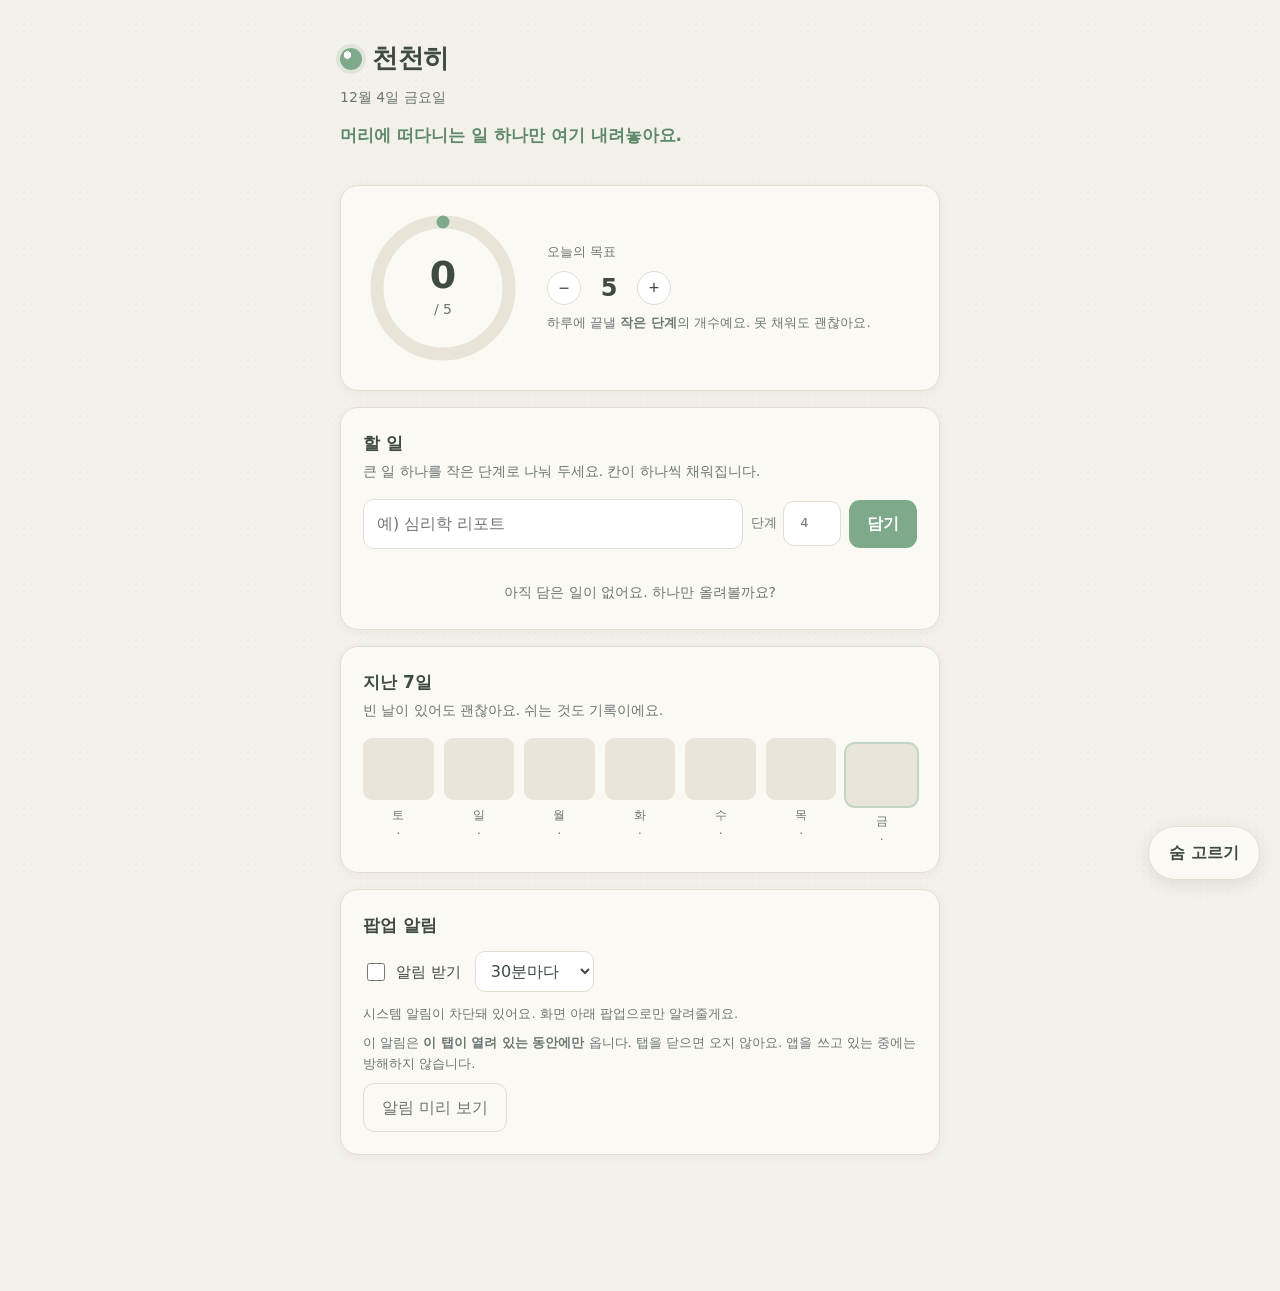
<file: phase0/attempt1-contaminated/index.html>
<!DOCTYPE html>
<html lang="ko">
<head>
<meta charset="utf-8">
<meta name="viewport" content="width=device-width, initial-scale=1">
<title>천천히 — 할 일을 눈으로 보는 곳</title>
<link rel="stylesheet" href="style.css">
</head>
<body>

<div class="grain" aria-hidden="true"></div>

<header class="top">
  <div class="brand">
    <span class="mark" aria-hidden="true"></span>
    <h1>천천히</h1>
  </div>
  <p class="today" id="todayLabel"></p>
  <p class="coach" id="coachLine">오늘도 와줬네요.</p>
</header>

<main>

  <!-- 1. 오늘의 진행 -->
  <section class="card ring-card">
    <div class="ring-wrap">
      <svg class="ring" viewBox="0 0 160 160" role="img" aria-labelledby="ringDesc">
        <title id="ringDesc">오늘의 목표 달성 정도</title>
        <circle class="ring-bg" cx="80" cy="80" r="66"></circle>
        <circle class="ring-fg" id="ringFg" cx="80" cy="80" r="66"></circle>
      </svg>
      <div class="ring-center">
        <strong id="ringDone">0</strong>
        <span id="ringGoal">/ 5</span>
      </div>
    </div>

    <div class="goal-box">
      <p class="goal-label">오늘의 목표</p>
      <div class="goal-ctrl">
        <button class="chip" id="goalMinus" aria-label="목표 줄이기">−</button>
        <span id="goalValue">5</span>
        <button class="chip" id="goalPlus" aria-label="목표 늘리기">+</button>
      </div>
      <p class="goal-hint">하루에 끝낼 <b>작은 단계</b>의 개수예요. 못 채워도 괜찮아요.</p>
    </div>
  </section>

  <!-- 2. 할 일 -->
  <section class="card">
    <h2>할 일</h2>
    <p class="sub">큰 일 하나를 작은 단계로 나눠 두세요. 칸이 하나씩 채워집니다.</p>

    <form id="addForm" class="add-form" autocomplete="off">
      <input id="addTitle" type="text" placeholder="예) 심리학 리포트" maxlength="40" required>
      <label class="steps-label">
        단계
        <input id="addSteps" type="number" min="1" max="12" value="4">
      </label>
      <button type="submit" class="btn">담기</button>
    </form>

    <ul id="taskList" class="task-list"></ul>
    <p id="emptyMsg" class="empty">아직 담은 일이 없어요. 하나만 올려볼까요?</p>
  </section>

  <!-- 3. 지난 기록 -->
  <section class="card">
    <h2>지난 7일</h2>
    <p class="sub">빈 날이 있어도 괜찮아요. 쉬는 것도 기록이에요.</p>
    <div id="history" class="history"></div>
  </section>

  <!-- 4. 알림 -->
  <section class="card">
    <h2>팝업 알림</h2>
    <div class="row">
      <label class="switch">
        <input type="checkbox" id="notifyOn">
        <span>알림 받기</span>
      </label>
      <select id="notifyEvery" aria-label="알림 주기">
        <option value="15">15분마다</option>
        <option value="30" selected>30분마다</option>
        <option value="60">1시간마다</option>
        <option value="120">2시간마다</option>
      </select>
    </div>
    <p class="note" id="permNote"></p>
    <p class="note">
      이 알림은 <b>이 탭이 열려 있는 동안에만</b> 옵니다. 탭을 닫으면 오지 않아요.
      앱을 쓰고 있는 중에는 방해하지 않습니다.
    </p>
    <button class="btn ghost" id="testNotify">알림 미리 보기</button>
  </section>

</main>

<button class="breathe-fab" id="breatheBtn">숨 고르기</button>

<div class="modal" id="breatheModal" hidden>
  <div class="modal-inner">
    <div class="breathe-circle" id="breatheCircle"></div>
    <p class="breathe-text" id="breatheText">준비</p>
    <p class="breathe-sub">4초 들이쉬고 · 4초 멈추고 · 6초 내쉬기</p>
    <button class="btn ghost" id="breatheClose">그만하기</button>
  </div>
</div>

<div class="toasts" id="toasts" aria-live="polite"></div>

<script src="app.js"></script>
</body>
</html>
</file>
<file: phase0/attempt1-contaminated/style.css>
:root{
  --bg:#F4F1EA;
  --card:#FBF9F4;
  --ink:#3E4A42;
  --ink-soft:#6B7771;
  --line:#E2DDD1;
  --sage:#7FA98B;
  --sage-deep:#5E8A6B;
  --clay:#DCA98F;
  --sun:#E3C779;
  --radius:18px;
  --shadow:0 2px 10px rgba(62,74,66,.06);
}

*{box-sizing:border-box}

html,body{margin:0;padding:0}

body{
  background:var(--bg);
  color:var(--ink);
  font-family:"Pretendard","Apple SD Gothic Neo","Malgun Gothic","맑은 고딕",system-ui,sans-serif;
  font-size:16px;
  line-height:1.6;
  -webkit-font-smoothing:antialiased;
  padding-bottom:110px;
}

.grain{
  position:fixed; inset:0; pointer-events:none; z-index:0; opacity:.5;
  background-image:radial-gradient(rgba(62,74,66,.055) 1px, transparent 1px);
  background-size:7px 7px;
}

main, .top{position:relative; z-index:1}

/* ---------- header ---------- */
.top{
  max-width:640px; margin:0 auto; padding:38px 20px 10px;
}
.brand{display:flex; align-items:center; gap:10px}
.mark{
  width:22px; height:22px; border-radius:50%;
  background:radial-gradient(circle at 34% 32%, #fff 0 18%, var(--sage) 19% 100%);
  box-shadow:0 0 0 4px rgba(127,169,139,.16);
}
.top h1{
  margin:0; font-size:26px; font-weight:700; letter-spacing:-.5px;
}
.today{margin:6px 0 0; color:var(--ink-soft); font-size:14px}
.coach{
  margin:14px 0 0; font-size:17px; color:var(--sage-deep); font-weight:600;
  min-height:27px;
}

/* ---------- cards ---------- */
main{max-width:640px; margin:0 auto; padding:10px 20px}

.card{
  background:var(--card);
  border:1px solid var(--line);
  border-radius:var(--radius);
  box-shadow:var(--shadow);
  padding:22px;
  margin:16px 0;
}
.card h2{margin:0; font-size:17px; font-weight:700}
.sub{margin:4px 0 16px; font-size:13.5px; color:var(--ink-soft)}

/* ---------- ring ---------- */
.ring-card{display:flex; align-items:center; gap:24px; flex-wrap:wrap}

.ring-wrap{position:relative; width:160px; height:160px; flex:0 0 auto}
.ring{width:160px; height:160px; transform:rotate(-90deg)}
.ring circle{fill:none; stroke-width:13; stroke-linecap:round}
.ring-bg{stroke:#E9E4D8}
.ring-fg{
  stroke:var(--sage);
  stroke-dasharray:414.7;
  stroke-dashoffset:414.7;
  transition:stroke-dashoffset .7s cubic-bezier(.22,.9,.3,1), stroke .4s;
}
.ring-wrap.full .ring-fg{stroke:var(--sun)}

.ring-center{
  position:absolute; inset:0; display:flex; flex-direction:column;
  align-items:center; justify-content:center; gap:0;
}
.ring-center strong{font-size:38px; line-height:1; font-weight:700}
.ring-center span{font-size:14px; color:var(--ink-soft); margin-top:4px}

.goal-box{flex:1 1 200px; min-width:180px}
.goal-label{margin:0; font-size:13px; color:var(--ink-soft)}
.goal-ctrl{display:flex; align-items:center; gap:14px; margin:6px 0}
.goal-ctrl span{font-size:24px; font-weight:700; min-width:28px; text-align:center}
.goal-hint{margin:0; font-size:13px; color:var(--ink-soft)}

.chip{
  width:34px; height:34px; border-radius:50%;
  border:1px solid var(--line); background:#fff; color:var(--ink);
  font-size:18px; cursor:pointer; line-height:1;
}
.chip:hover{background:#F2EFE7}

/* ---------- form ---------- */
.add-form{display:flex; gap:8px; align-items:center; flex-wrap:wrap; margin-bottom:18px}
.add-form input[type=text]{
  flex:1 1 180px; min-width:140px;
  padding:11px 13px; border:1px solid var(--line); border-radius:11px;
  background:#fff; font:inherit; color:inherit;
}
.steps-label{
  display:flex; align-items:center; gap:6px;
  font-size:13px; color:var(--ink-soft);
}
.steps-label input{
  width:58px; padding:11px 8px; border:1px solid var(--line);
  border-radius:11px; background:#fff; font:inherit; text-align:center; color:inherit;
}
input:focus-visible, select:focus-visible, button:focus-visible{
  outline:2px solid var(--sage); outline-offset:2px;
}

.btn{
  padding:11px 18px; border:none; border-radius:11px;
  background:var(--sage); color:#fff; font:inherit; font-weight:600; cursor:pointer;
}
.btn:hover{background:var(--sage-deep)}
.btn.ghost{
  background:transparent; color:var(--ink-soft);
  border:1px solid var(--line); font-weight:500;
}
.btn.ghost:hover{background:#F2EFE7}

/* ---------- task list ---------- */
.task-list{list-style:none; margin:0; padding:0}
.task{
  border-top:1px solid var(--line);
  padding:16px 0;
}
.task:first-child{border-top:none; padding-top:0}
.task-head{display:flex; align-items:baseline; gap:8px}
.task-title{font-weight:600; flex:1; word-break:break-all}
.task.done .task-title{color:var(--sage-deep)}
.task-count{font-size:13px; color:var(--ink-soft); white-space:nowrap}
.task-del{
  border:none; background:none; color:#B9B2A4; font-size:17px;
  cursor:pointer; padding:0 2px; line-height:1;
}
.task-del:hover{color:var(--clay)}

.blocks{display:flex; gap:6px; margin:11px 0 10px; flex-wrap:wrap}
.block{
  flex:1 1 0; min-width:18px; height:26px; border-radius:7px;
  background:#EAE5D9; border:none; cursor:pointer; padding:0;
  transition:background .35s, transform .18s;
}
.block:hover{transform:translateY(-2px)}
.block.on{background:var(--sage)}
.task.done .block.on{background:var(--sun)}

.task-foot{font-size:13px; color:var(--ink-soft)}

.empty{
  text-align:center; color:var(--ink-soft); font-size:14px;
  padding:14px 0 4px; margin:0;
}

/* ---------- history ---------- */
.history{display:flex; gap:10px; justify-content:space-between}
.hday{flex:1; text-align:center}
.hbar{
  height:62px; border-radius:9px; background:#EAE5D9;
  display:flex; align-items:flex-end; overflow:hidden;
}
.hfill{width:100%; background:var(--sage); border-radius:9px; transition:height .5s}
.hday.today .hbar{box-shadow:0 0 0 2px rgba(127,169,139,.45)}
.hname{font-size:12px; color:var(--ink-soft); margin-top:6px}
.hnum{font-size:12px; color:var(--ink-soft)}

/* ---------- settings ---------- */
.row{display:flex; align-items:center; gap:14px; flex-wrap:wrap; margin:12px 0}
.switch{display:flex; align-items:center; gap:8px; cursor:pointer; font-size:15px}
.switch input{width:18px; height:18px; accent-color:var(--sage)}
select{
  padding:9px 11px; border:1px solid var(--line); border-radius:10px;
  background:#fff; font:inherit; color:inherit;
}
.note{font-size:13px; color:var(--ink-soft); margin:8px 0}

/* ---------- breathe ---------- */
.breathe-fab{
  position:fixed; right:20px; bottom:20px; z-index:20;
  padding:13px 20px; border-radius:999px; border:1px solid var(--line);
  background:var(--card); color:var(--ink); font:inherit; font-weight:600;
  box-shadow:0 4px 16px rgba(62,74,66,.12); cursor:pointer;
}
.breathe-fab:hover{background:#fff}

.modal{
  position:fixed; inset:0; z-index:40;
  background:rgba(244,241,234,.95);
  display:flex; align-items:center; justify-content:center;
}
.modal[hidden]{display:none}
.modal-inner{text-align:center; padding:20px}
.breathe-circle{
  width:150px; height:150px; margin:0 auto 26px; border-radius:50%;
  background:radial-gradient(circle at 36% 32%, #fff 0 10%, var(--sage) 11% 100%);
  opacity:.75; transform:scale(.55);
  transition:transform 4s ease-in-out, opacity 4s ease-in-out;
}
.breathe-text{font-size:22px; font-weight:700; margin:0 0 6px}
.breathe-sub{font-size:13px; color:var(--ink-soft); margin:0 0 24px}

/* ---------- toasts ---------- */
.toasts{
  position:fixed; left:50%; transform:translateX(-50%); bottom:26px;
  z-index:60; display:flex; flex-direction:column; gap:10px;
  width:min(420px, calc(100vw - 32px));
}
.toast{
  background:var(--card); border:1px solid var(--line);
  border-left:4px solid var(--sage);
  border-radius:14px; padding:14px 16px;
  box-shadow:0 8px 24px rgba(62,74,66,.14);
  font-size:15px; animation:rise .45s cubic-bezier(.2,.9,.3,1);
}
.toast b{color:var(--sage-deep)}
@keyframes rise{from{opacity:0; transform:translateY(14px)}to{opacity:1; transform:none}}

@media (max-width:420px){
  .ring-card{justify-content:center; text-align:center}
  .goal-ctrl{justify-content:center}
  .history{gap:5px}
}

@media (prefers-reduced-motion:reduce){
  *{animation:none !important; transition:none !important}
}
</file>
